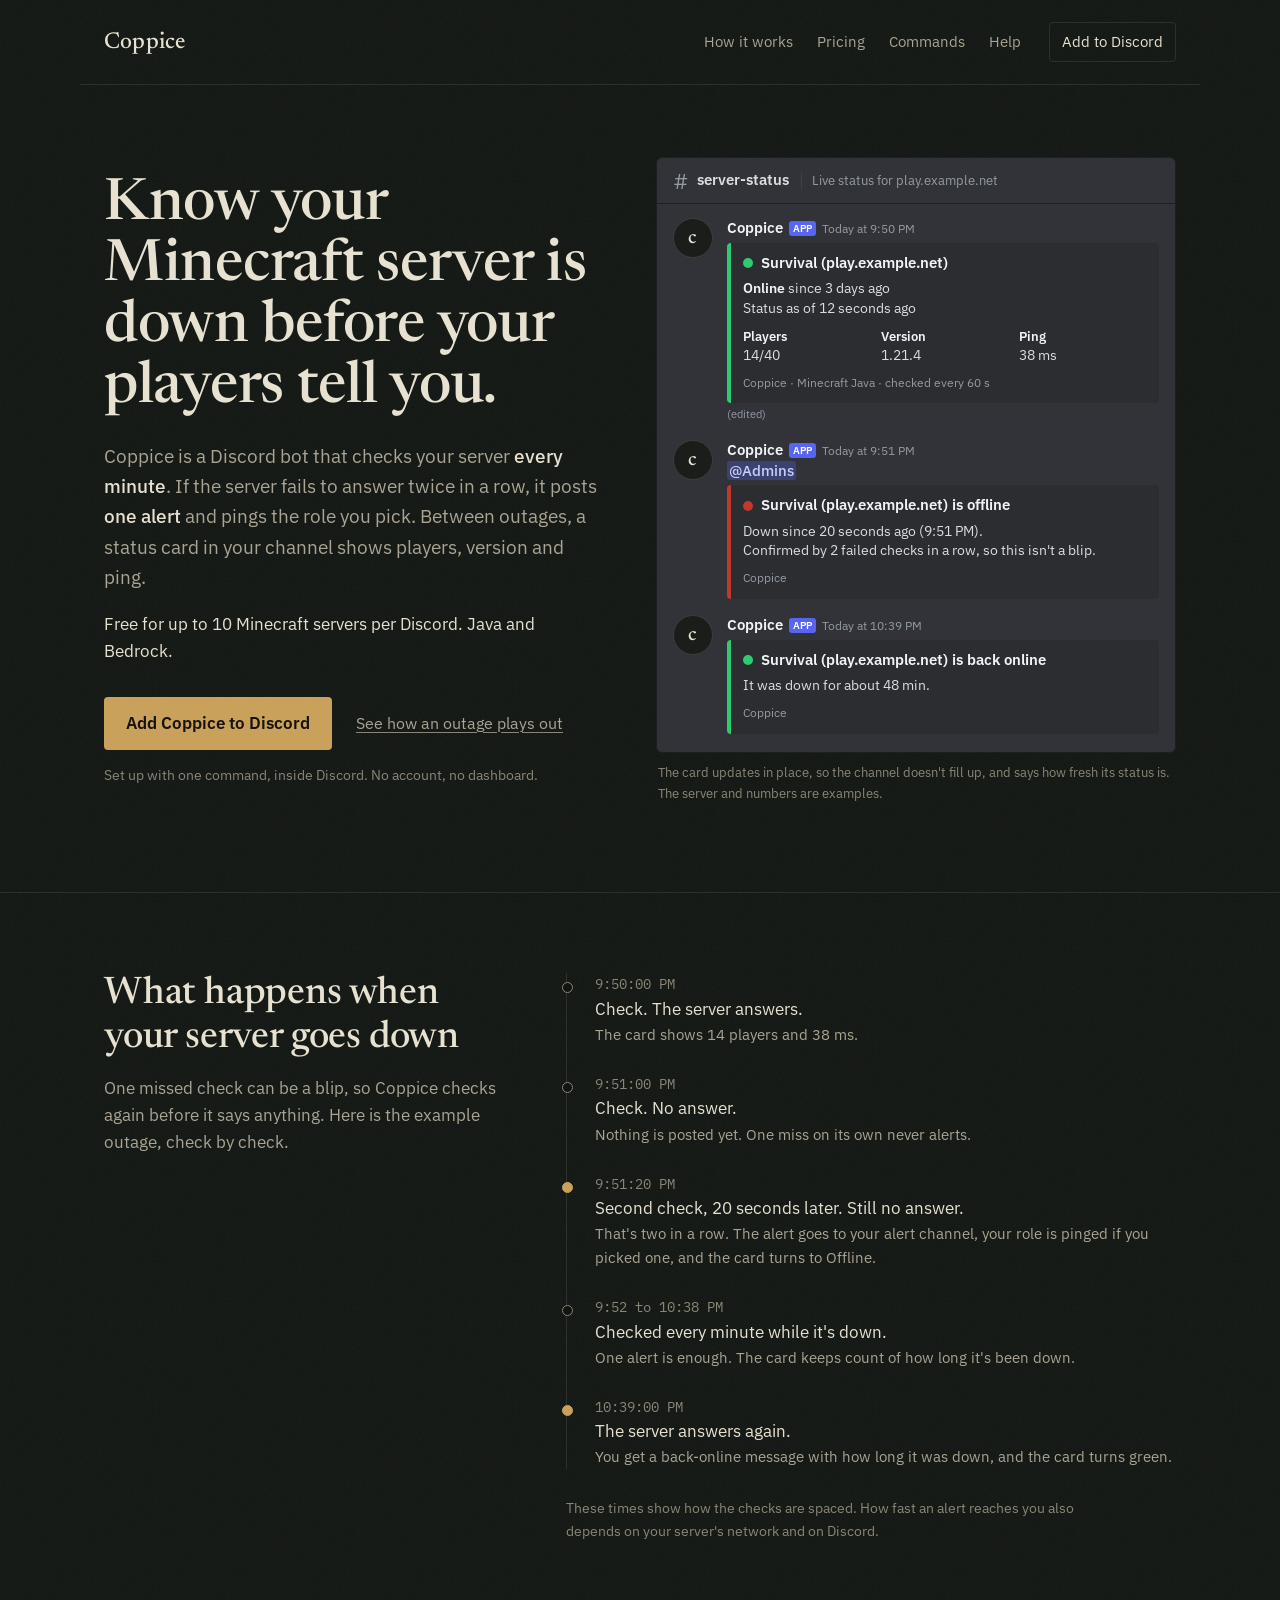
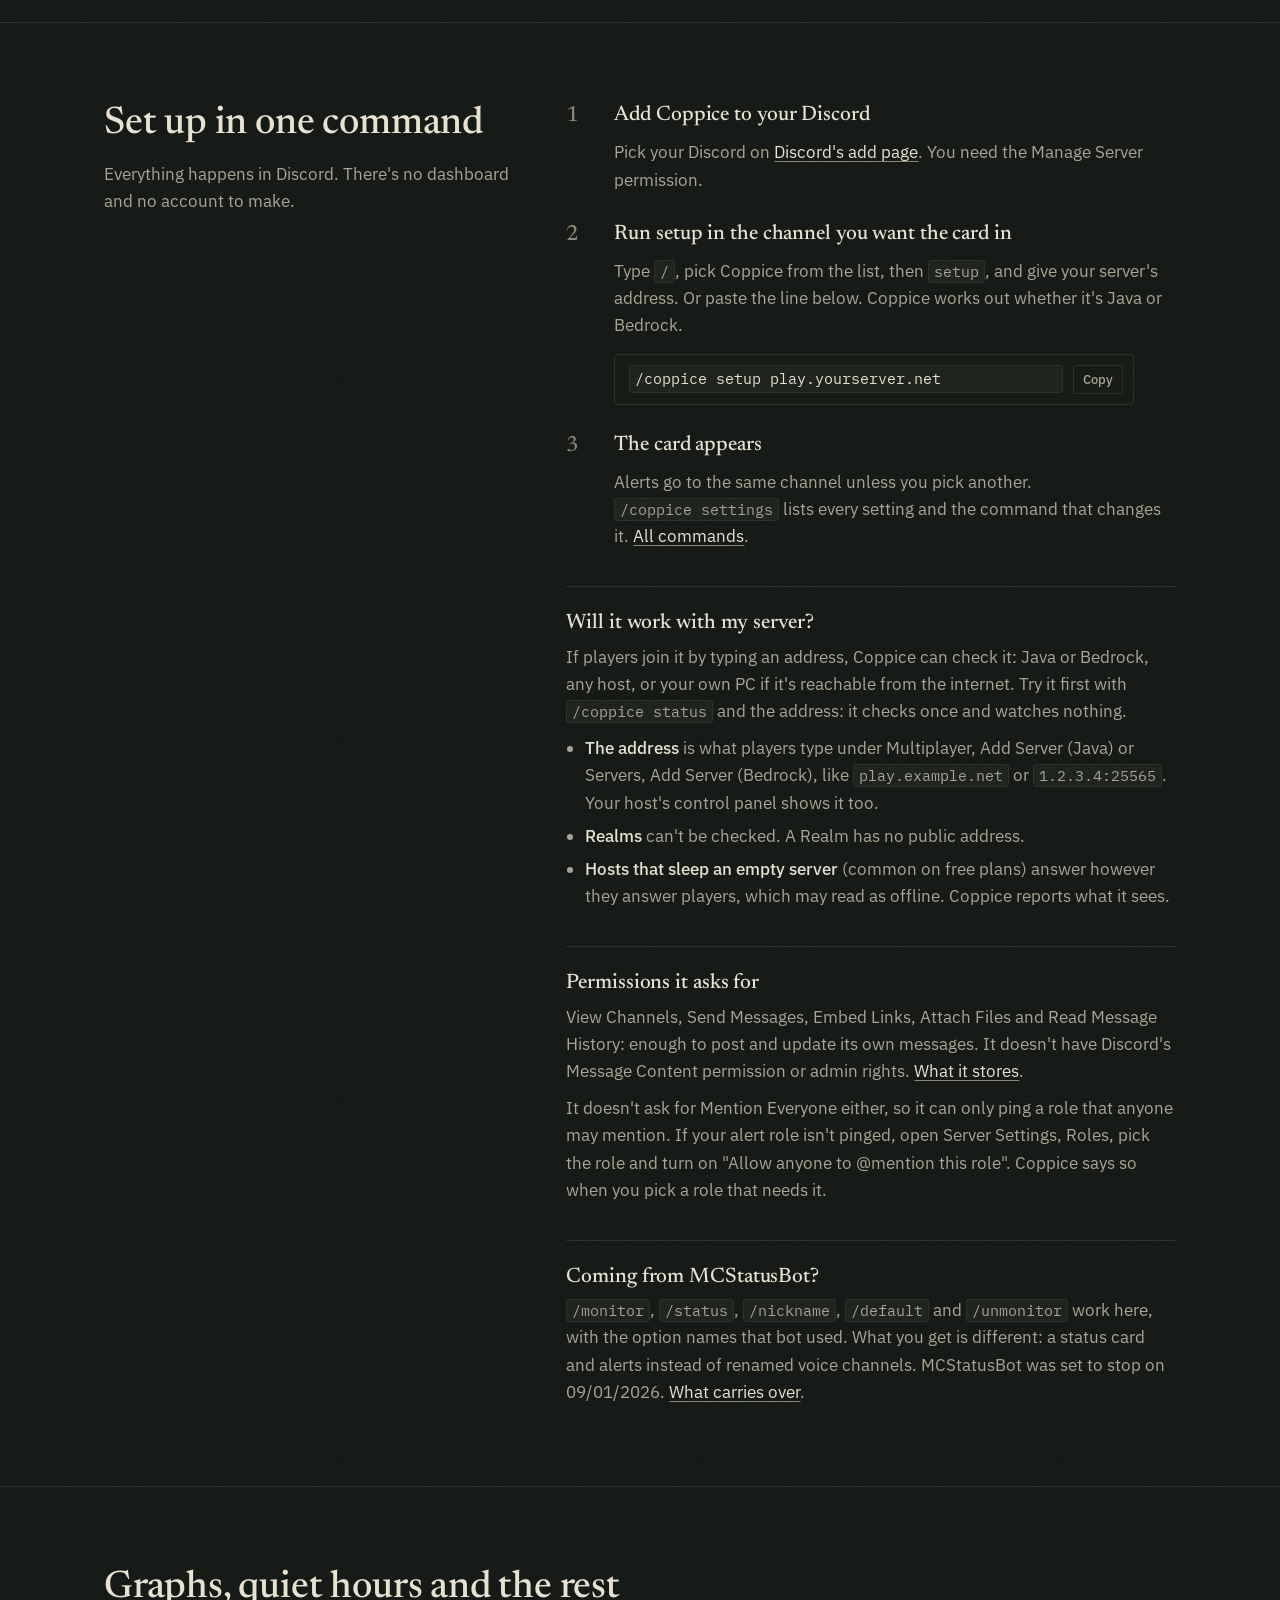
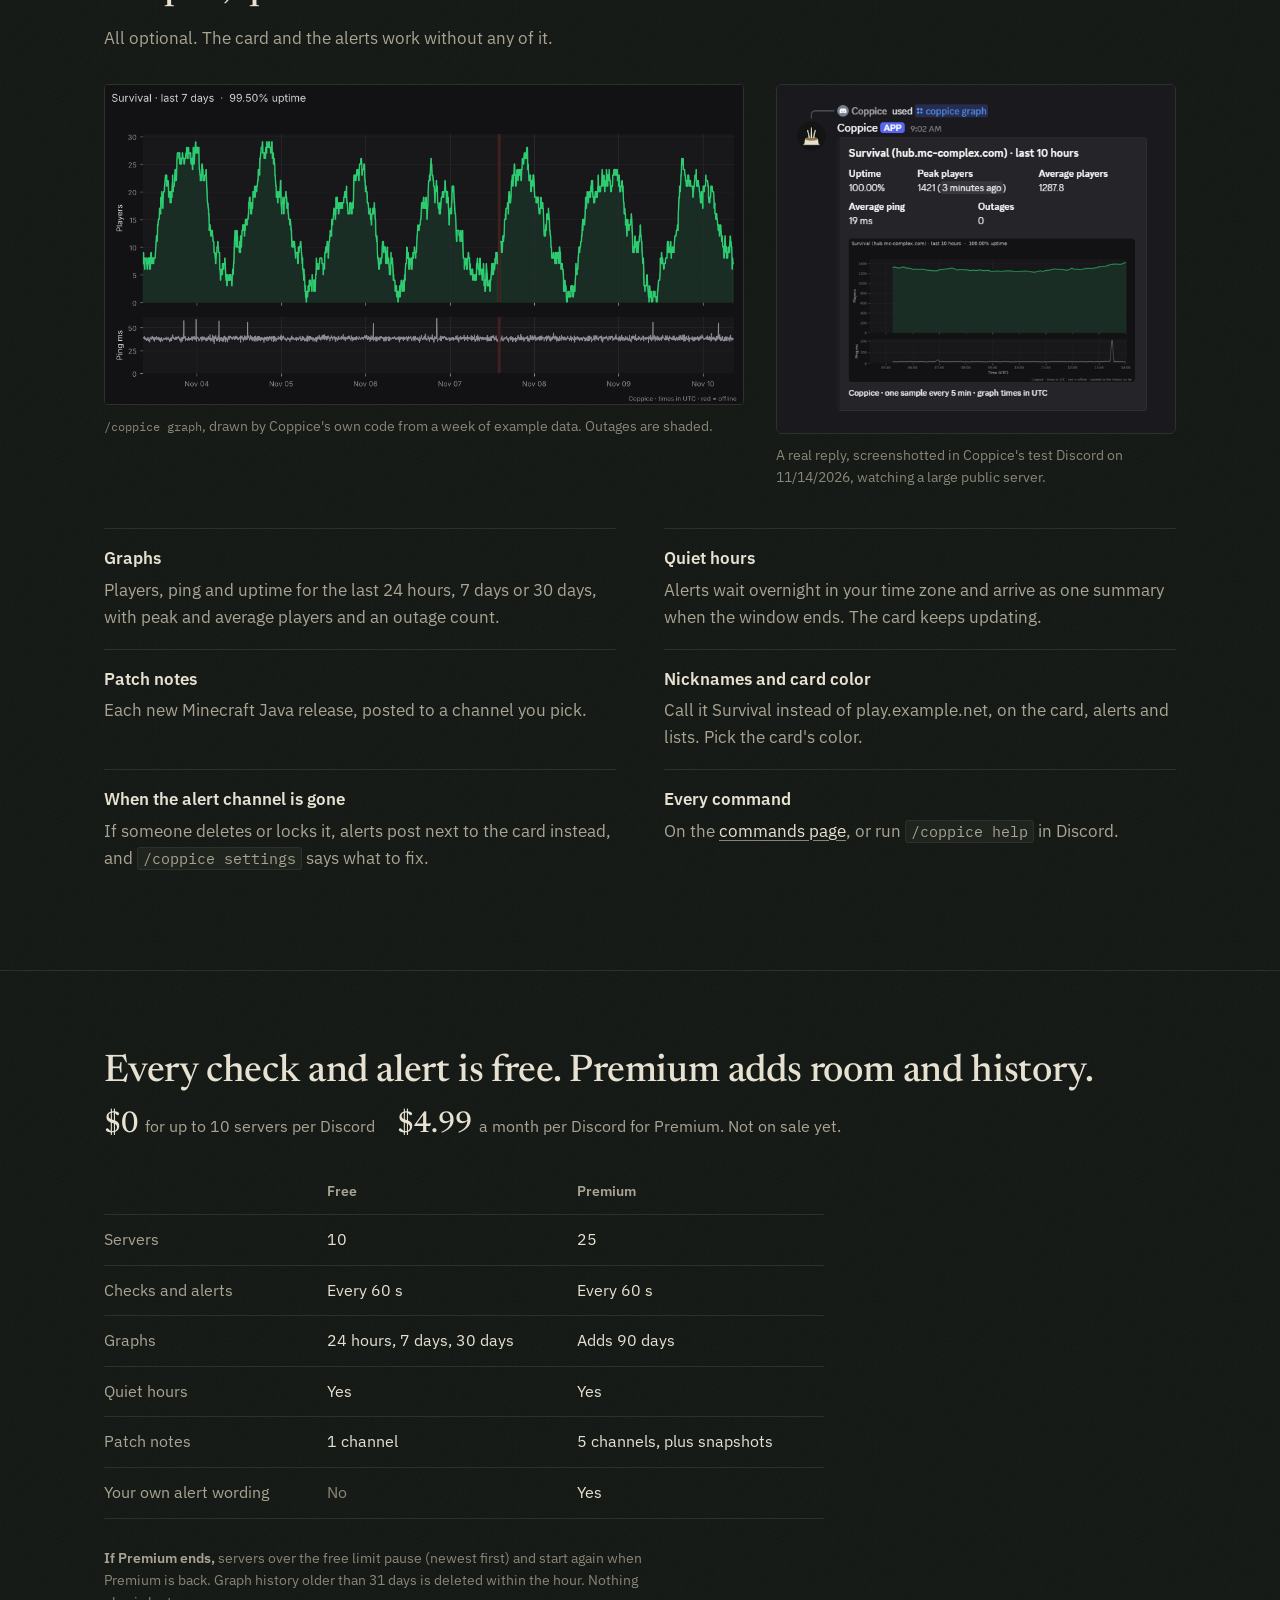
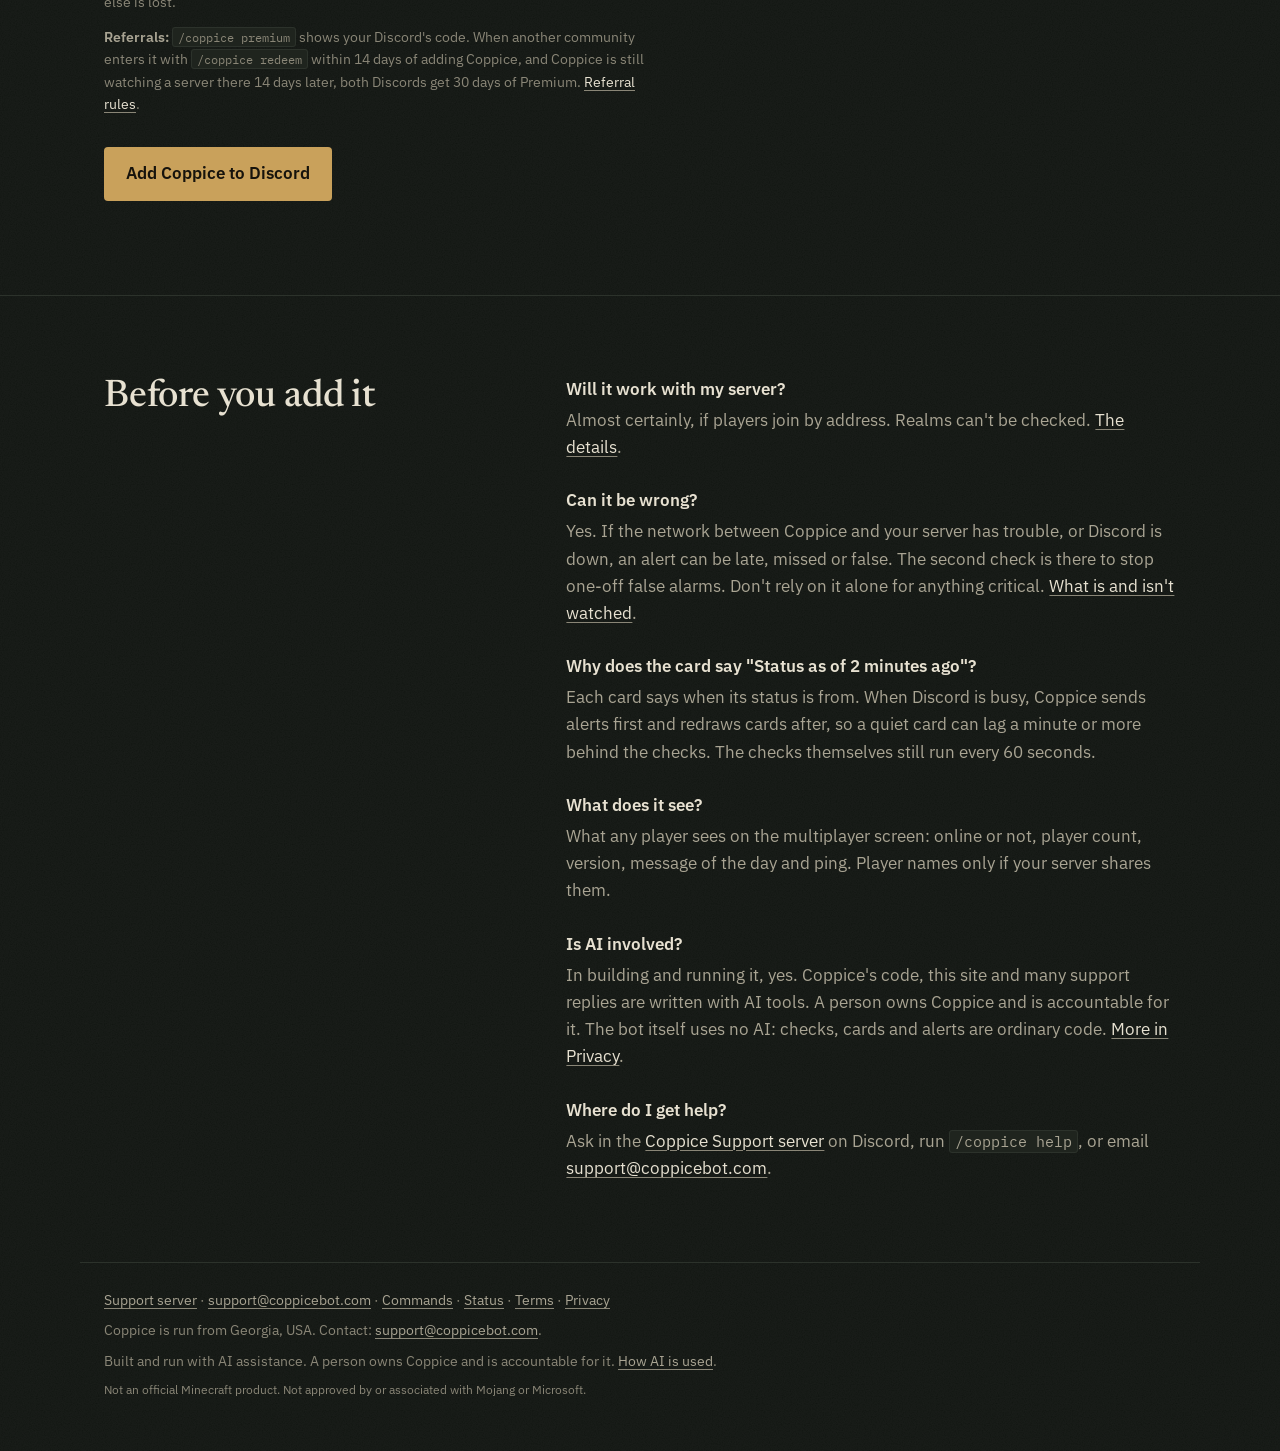
<file: index.html>
<!doctype html>
<html lang="en">
<head>
<meta charset="utf-8">
<meta name="viewport" content="width=device-width, initial-scale=1">
<title>Coppice: Minecraft server alerts for Discord</title>
<meta name="description" content="A Discord bot that checks your Minecraft server every minute and posts one alert when it goes down. Free for up to 10 servers per Discord.">

<meta name="theme-color" content="#111511">
<meta property="og:type" content="website">
<meta property="og:site_name" content="Coppice">
<meta property="og:title" content="Coppice: Minecraft server alerts for Discord">
<meta property="og:description" content="A live status card and one alert when your Minecraft server goes down. Free for up to 10 servers per Discord.">
<meta property="og:url" content="https://coppicebot.com/">
<meta property="og:image" content="https://coppicebot.com/img/coppice-icon-512.png">
<link rel="icon" href="favicon.png" type="image/png">
<link rel="apple-touch-icon" href="img/apple-touch-icon.png">
<link rel="preload" href="fonts/plex-sans-latin.woff2" as="font" type="font/woff2" crossorigin>
<link rel="preload" href="fonts/newsreader-latin.woff2" as="font" type="font/woff2" crossorigin>
<link rel="stylesheet" href="style.css">
</head>
<body>
<header class="top wrap">
  <a class="mark" href="./">Coppice</a>
  <nav aria-label="Sections"><a href="./#outage">How it works</a><a href="./#pricing">Pricing</a><a href="commands/">Commands</a><a href="./#help">Help</a></nav>
  <a class="small-add" href="https://discord.com/oauth2/authorize?client_id=1570571016768589925&permissions=117760&integration_type=0&scope=bot+applications.commands">Add to Discord</a>
</header>
<main>

<section class="hero wrap">
  <div>
    <h1>Know your Minecraft server is down before your players tell you.</h1>
    <p class="lede">Coppice is a Discord bot that checks your server <strong>every minute</strong>.
    If the server fails to answer twice in a row, it posts <strong>one alert</strong> and pings the role
    you pick. Between outages, a status card in your channel shows players, version and ping.</p>

    <p class="offer">Free for up to 10 Minecraft servers per Discord. Java and Bedrock.</p>
    <div class="actions">
      <a class="button" href="https://discord.com/oauth2/authorize?client_id=1570571016768589925&permissions=117760&integration_type=0&scope=bot+applications.commands">Add Coppice to Discord</a>
      <a class="quiet-link" href="#outage">See how an outage plays out</a>
    </div>
    <p class="fineprint">Set up with one command, inside Discord. No account, no dashboard.</p>
  </div>

<figure class="mock" aria-label="Example: what Coppice posts in a Discord channel">
<div class="discord">
  <div class="dc-head"><span class="hash" aria-hidden="true">#</span>server-status<span class="topic">Live status for play.example.net</span></div>
  <div class="dc-body">
    <div class="msg">
      <div class="avatar" aria-hidden="true">c</div>
      <div>
        <div class="who"><span class="name">Coppice</span><span class="app">APP</span><time>Today at 9:50 PM</time></div>
        <div class="embed">
          <div class="e-title"><span class="st" aria-hidden="true"></span>Survival (play.example.net)</div>
          <p class="e-desc"><b>Online</b> since 3 days ago<br>Status as of 12 seconds ago</p>
          <dl class="e-fields">
            <div><dt>Players</dt><dd>14/40</dd></div>
            <div><dt>Version</dt><dd>1.21.4</dd></div>
            <div><dt>Ping</dt><dd>38 ms</dd></div>
          </dl>
          <p class="e-foot">Coppice · Minecraft Java · checked every 60 s</p>

        </div>
        <span class="edited">(edited)</span>
      </div>
    </div>
    <div class="msg">
      <div class="avatar" aria-hidden="true">c</div>
      <div>
        <div class="who"><span class="name">Coppice</span><span class="app">APP</span><time>Today at 9:51 PM</time></div>
        <div><span class="mention">@Admins</span></div>
        <div class="embed offline">
          <div class="e-title"><span class="st" aria-hidden="true"></span>Survival (play.example.net) is offline</div>
          <p class="e-desc">Down since 20 seconds ago (9:51 PM).<br>Confirmed by 2 failed checks in a row, so this isn't a blip.</p>
          <p class="e-foot">Coppice</p>
        </div>
      </div>
    </div>
    <div class="msg">
      <div class="avatar" aria-hidden="true">c</div>
      <div>
        <div class="who"><span class="name">Coppice</span><span class="app">APP</span><time>Today at 10:39 PM</time></div>
        <div class="embed">
          <div class="e-title"><span class="st" aria-hidden="true"></span>Survival (play.example.net) is back online</div>
          <p class="e-desc">It was down for about 48 min.</p>
          <p class="e-foot">Coppice</p>
        </div>
      </div>
    </div>
  </div>
</div>
<figcaption class="mock-note">The card updates in place, so the channel doesn't fill up, and says how fresh its status is. The server and numbers are examples.</figcaption>
</figure>

</section>

<section class="band" id="outage" aria-labelledby="outage-h">
  <div class="wrap split">
    <div>
      <h2 id="outage-h">What happens when your server goes down</h2>
      <p class="section-lede">One missed check can be a blip, so Coppice checks again before it says
      anything. Here is the example outage, check by check.</p>
    </div>
    <div>
      <ol class="timeline">
        <li><span class="t">9:50:00 PM</span><span class="what">Check. The server answers.</span><span class="why">The card shows 14 players and 38 ms.</span></li>
        <li><span class="t">9:51:00 PM</span><span class="what">Check. No answer.</span><span class="why">Nothing is posted yet. One miss on its own never alerts.</span></li>
        <li class="key"><span class="t">9:51:20 PM</span><span class="what">Second check, 20 seconds later. Still no answer.</span><span class="why">That's two in a row. The alert goes to your alert channel, your role is pinged if you picked one, and the card turns to Offline.</span></li>
        <li><span class="t">9:52 to 10:38 PM</span><span class="what">Checked every minute while it's down.</span><span class="why">One alert is enough. The card keeps count of how long it's been down.</span></li>
        <li class="key"><span class="t">10:39:00 PM</span><span class="what">The server answers again.</span><span class="why">You get a back-online message with how long it was down, and the card turns green.</span></li>
      </ol>
      <p class="note">These times show how the checks are spaced. How fast an alert reaches you also
      depends on your server's network and on Discord.</p>

    </div>
  </div>
</section>

<section class="band" id="setup" aria-labelledby="setup-h">
  <div class="wrap split">
    <div>
      <h2 id="setup-h">Set up in one command</h2>
      <p class="section-lede">Everything happens in Discord. There's no dashboard and no account to make.</p>
    </div>
    <div>
      <ol class="steps">
        <li><h3>Add Coppice to your Discord</h3><p>Pick your Discord on <a href="https://discord.com/oauth2/authorize?client_id=1570571016768589925&permissions=117760&integration_type=0&scope=bot+applications.commands">Discord's add page</a>. You need the Manage Server permission.</p></li>
        <li><h3>Run setup in the channel you want the card in</h3>
          <p>Type <code>/</code>, pick Coppice from the list, then <code>setup</code>, and give your server's address.
          Or paste the line below. Coppice works out whether it's Java or Bedrock.</p>
          <div class="cmd"><code id="cmd">/coppice setup play.yourserver.net</code><button type="button" data-copy="cmd">Copy</button></div></li>
        <li><h3>The card appears</h3><p>Alerts go to the same channel unless you pick another.
          <code>/coppice settings</code> lists every setting and the command that changes it.
          <a href="commands/">All commands</a>.</p></li>
      </ol>
      <div class="perm" id="works">
        <h3>Will it work with my server?</h3>
        <p>If players join it by typing an address, Coppice can check it: Java or Bedrock, any host,
        or your own PC if it's reachable from the internet. Try it first with
        <code>/coppice status</code> and the address: it checks once and watches nothing.</p>
        <ul class="plain">
          <li><strong>The address</strong> is what players type under Multiplayer, Add Server (Java) or Servers, Add Server (Bedrock), like <code>play.example.net</code> or <code>1.2.3.4:25565</code>. Your host's control panel shows it too.</li>
          <li><strong>Realms</strong> can't be checked. A Realm has no public address.</li>
          <li><strong>Hosts that sleep an empty server</strong> (common on free plans) answer however they answer players, which may read as offline. Coppice reports what it sees.</li>
        </ul>
      </div>
      <div class="perm">
        <h3>Permissions it asks for</h3>
        <p>View Channels, Send Messages, Embed Links, Attach Files and Read Message History: enough to
        post and update its own messages. It doesn't have Discord's Message Content permission or admin
        rights. <a href="privacy/">What it stores</a>.</p>
        <p>It doesn't ask for Mention Everyone either, so it can only ping a role that anyone may mention.
        If your alert role isn't pinged, open Server Settings, Roles, pick the role and turn on
        "Allow anyone to @mention this role". Coppice says so when you pick a role that needs it.</p>
      </div>
      <div class="perm">
        <h3>Coming from MCStatusBot?</h3>
        <p><code>/monitor</code>, <code>/status</code>, <code>/nickname</code>, <code>/default</code> and
        <code>/unmonitor</code> work here, with the option names that bot used. What you get is different:
        a status card and alerts instead of renamed voice channels. MCStatusBot was set to stop on
        09/01/2026. <a href="commands/#carry-over">What carries over</a>.</p>
      </div>
    </div>
  </div>
</section>

<section class="band" id="more" aria-labelledby="more-h">
  <div class="wrap">
    <h2 id="more-h">Graphs, quiet hours and the rest</h2>
    <p class="section-lede">All optional. The card and the alerts work without any of it.</p>
    <div class="figs">
      <figure class="figure">
        <img src="img/graph-7d.png" width="1100" height="550" loading="lazy"
          alt="A Coppice graph of one week: players rise and fall each day, ping stays near 38 ms, and one 48-minute outage is shaded red. 99.50 percent uptime.">
        <figcaption><code>/coppice graph</code>, drawn by Coppice's own code from a week of example data. Outages are shaded.</figcaption>
      </figure>
      <figure class="figure shot">
        <img src="img/real-graph-2026-11-14.png" width="555" height="485" loading="lazy"
          alt="A screenshot from Discord: Coppice's reply to /coppice graph for a public server over 10 hours, 100 percent uptime, peak 1,421 players, average ping 19 ms.">
        <figcaption>A real reply, screenshotted in Coppice's test Discord on 11/14/2026, watching a large public server.</figcaption>
      </figure>
    </div>
    <dl class="facts">
      <div><dt>Graphs</dt><dd>Players, ping and uptime for the last 24 hours, 7 days or 30 days, with peak and average players and an outage count.</dd></div>
      <div><dt>Quiet hours</dt><dd>Alerts wait overnight in your time zone and arrive as one summary when the window ends. The card keeps updating.</dd></div>
      <div><dt>Patch notes</dt><dd>Each new Minecraft Java release, posted to a channel you pick.</dd></div>
      <div><dt>Nicknames and card color</dt><dd>Call it Survival instead of play.example.net, on the card, alerts and lists. Pick the card's color.</dd></div>
      <div><dt>When the alert channel is gone</dt><dd>If someone deletes or locks it, alerts post next to the card instead, and <code>/coppice settings</code> says what to fix.</dd></div>
      <div><dt>Every command</dt><dd>On the <a href="commands/">commands page</a>, or run <code>/coppice help</code> in Discord.</dd></div>
    </dl>
  </div>
</section>

<section class="band" id="pricing" aria-labelledby="pricing-h">
  <div class="wrap">
    <h2 id="pricing-h">Every check and alert is free. Premium adds room and history.</h2>
    <div class="price-head">
      <p class="price">$0 <span>for up to 10 servers per Discord</span></p>
      <p class="price">$4.99 <span>a month per Discord for Premium. Not on sale yet.</span></p>
    </div>
    <table class="plans">
      <thead><tr><th scope="col"><span class="visually-hidden">Feature</span></th><th scope="col">Free</th><th scope="col">Premium</th></tr></thead>
      <tbody>
        <tr><th scope="row">Servers</th><td>10</td><td>25</td></tr>
        <tr><th scope="row">Checks and alerts</th><td>Every 60 s</td><td>Every 60 s</td></tr>

        <tr><th scope="row">Graphs</th><td>24 hours, 7 days, 30 days</td><td>Adds 90 days</td></tr>
        <tr><th scope="row">Quiet hours</th><td>Yes</td><td>Yes</td></tr>
        <tr><th scope="row">Patch notes</th><td>1 channel</td><td>5 channels, plus snapshots</td></tr>
        <tr><th scope="row">Your own alert wording</th><td class="no">No</td><td>Yes</td></tr>
      </tbody>
    </table>
    <p class="note"><strong>If Premium ends,</strong> servers over the free limit pause (newest first) and
    start again when Premium is back. Graph history older than 31 days is deleted within the hour.
    Nothing else is lost.</p>
    <p class="note"><strong>Referrals:</strong> <code>/coppice premium</code> shows your Discord's code. When
    another community enters it with <code>/coppice redeem</code> within 14 days of adding Coppice, and Coppice is still
    watching a server there 14 days later, both Discords get 30 days of Premium.
    <a href="terms/#referrals">Referral rules</a>.</p>
    <div class="actions"><a class="button" href="https://discord.com/oauth2/authorize?client_id=1570571016768589925&permissions=117760&integration_type=0&scope=bot+applications.commands">Add Coppice to Discord</a></div>
  </div>
</section>

<section class="band" id="help" aria-labelledby="help-h">
  <div class="wrap split">
    <div><h2 id="help-h">Before you add it</h2></div>
    <dl class="qa">
      <div><dt>Will it work with my server?</dt><dd>Almost certainly, if players join by address. Realms can't be checked.
        <a href="#works">The details</a>.</dd></div>
      <div><dt>Can it be wrong?</dt><dd>Yes. If the network between Coppice and your server has trouble, or Discord is down,
        an alert can be late, missed or false. The second check is there to stop one-off false alarms. Don't rely on it alone for anything critical.
        <a href="status/">What is and isn't watched</a>.</dd></div>
      <div><dt>Why does the card say "Status as of 2 minutes ago"?</dt><dd>Each card says when its status is from.
        When Discord is busy, Coppice sends alerts first and redraws cards after, so a quiet card can lag a minute
        or more behind the checks. The checks themselves still run every 60 seconds.</dd></div>

      <div><dt>What does it see?</dt><dd>What any player sees on the multiplayer screen: online or not, player count, version,
        message of the day and ping. Player names only if your server shares them.</dd></div>
      <div><dt>Is AI involved?</dt><dd>In building and running it, yes. Coppice's code, this site and many support replies
        are written with AI tools. A person owns Coppice and is accountable for it. The bot itself
        uses no AI: checks, cards and alerts are ordinary code. <a href="privacy/#ai">More in Privacy</a>.</dd></div>
      <div><dt>Where do I get help?</dt><dd>Ask in the <a href="https://discord.gg/HShS7neASg">Coppice Support server</a> on Discord, run <code>/coppice help</code>, or email <a href="mailto:support@coppicebot.com">support@coppicebot.com</a>.</dd></div>
    </dl>
  </div>
</section>

</main>
<footer class="wrap">
  <p><a href="https://discord.gg/HShS7neASg">Support server</a> · <a href="mailto:support@coppicebot.com">support@coppicebot.com</a> · <a href="commands/">Commands</a> · <a href="status/">Status</a> · <a href="terms/">Terms</a> · <a href="privacy/">Privacy</a></p>

  <p>Coppice is run from Georgia, USA. Contact: <a href="mailto:support@coppicebot.com">support@coppicebot.com</a>.</p>
  <p>Built and run with AI assistance. A person owns Coppice and is accountable for it. <a href="privacy/#ai">How AI is used</a>.</p>
  <p class="fine">Not an official Minecraft product. Not approved by or associated with Mojang or Microsoft.</p>
</footer>
<script>
for (const b of document.querySelectorAll("[data-copy]")) {
  b.addEventListener("click", async () => {
    try { await navigator.clipboard.writeText(document.getElementById(b.dataset.copy).textContent); b.textContent = "Copied"; }
    catch (e) { b.textContent = "Select and copy"; }
    setTimeout(() => { b.textContent = "Copy"; }, 2000);
  });
}
</script>
</body>
</html>
</file>
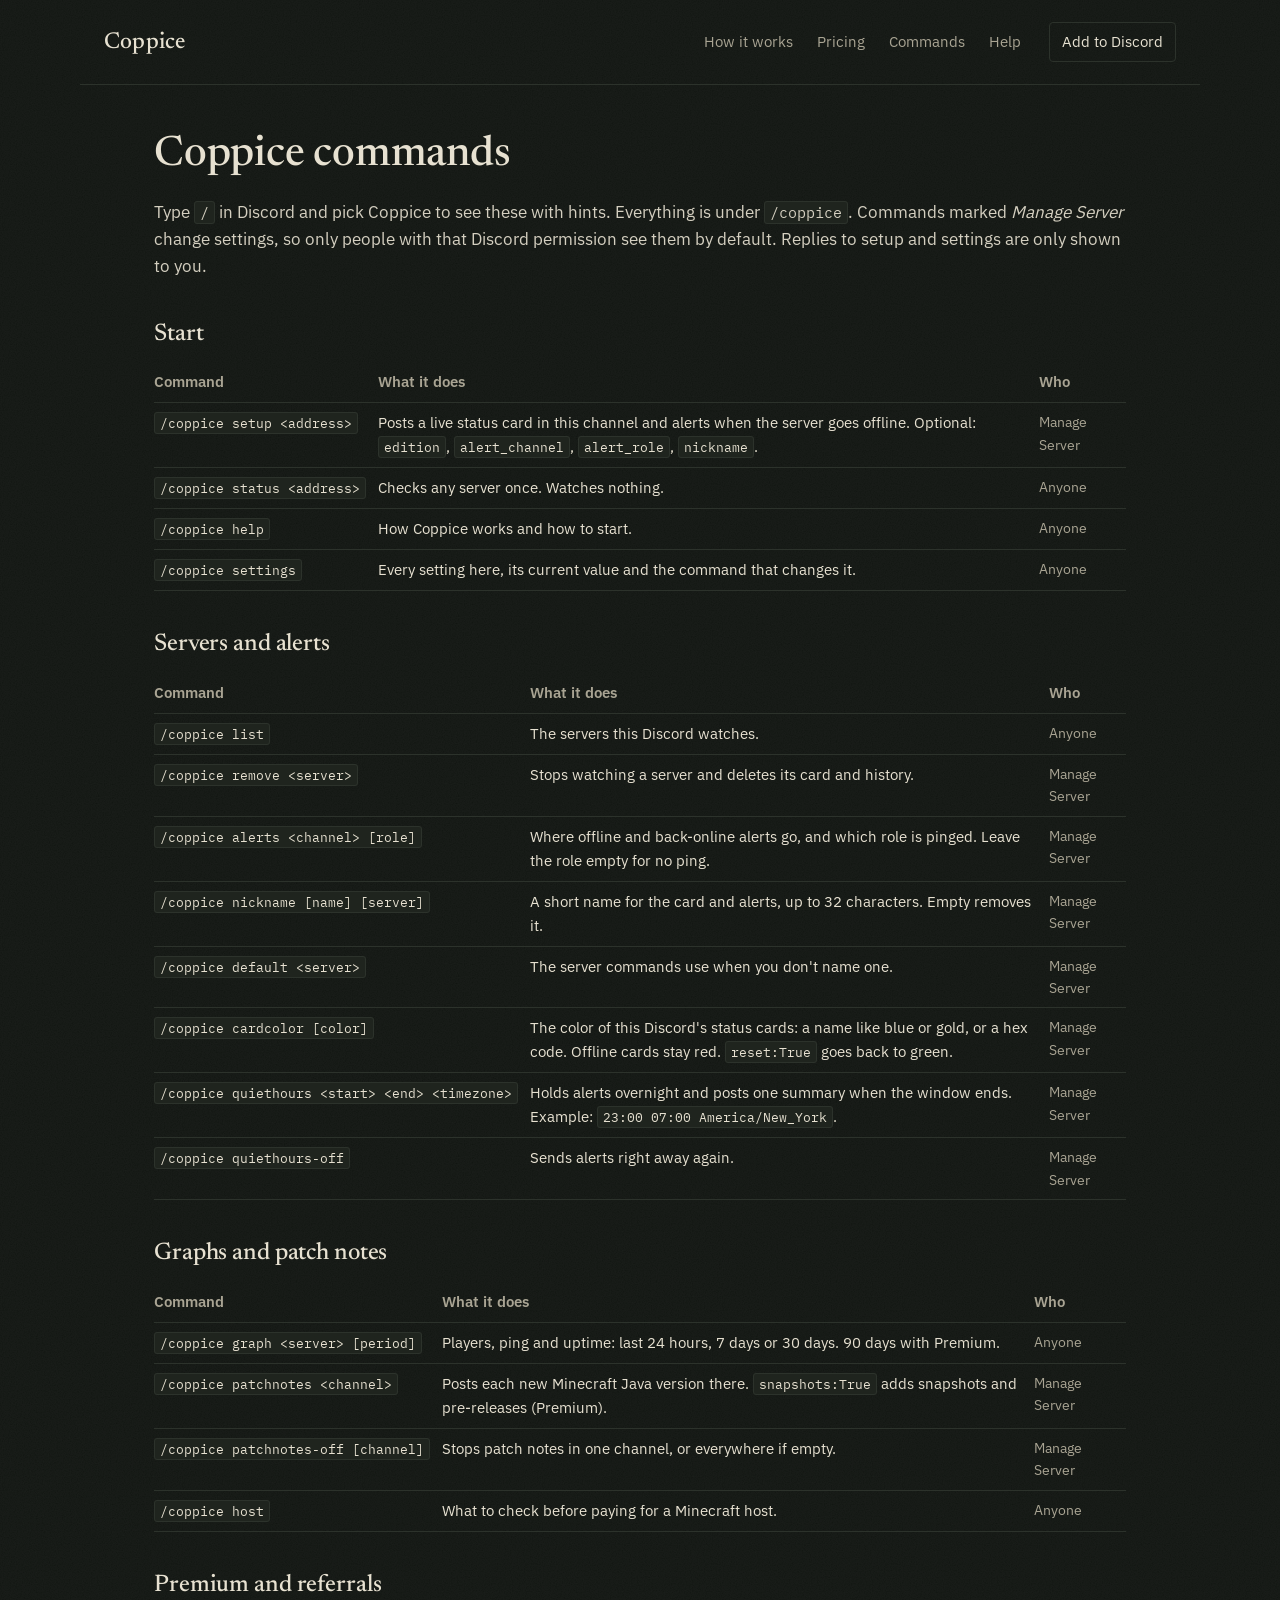
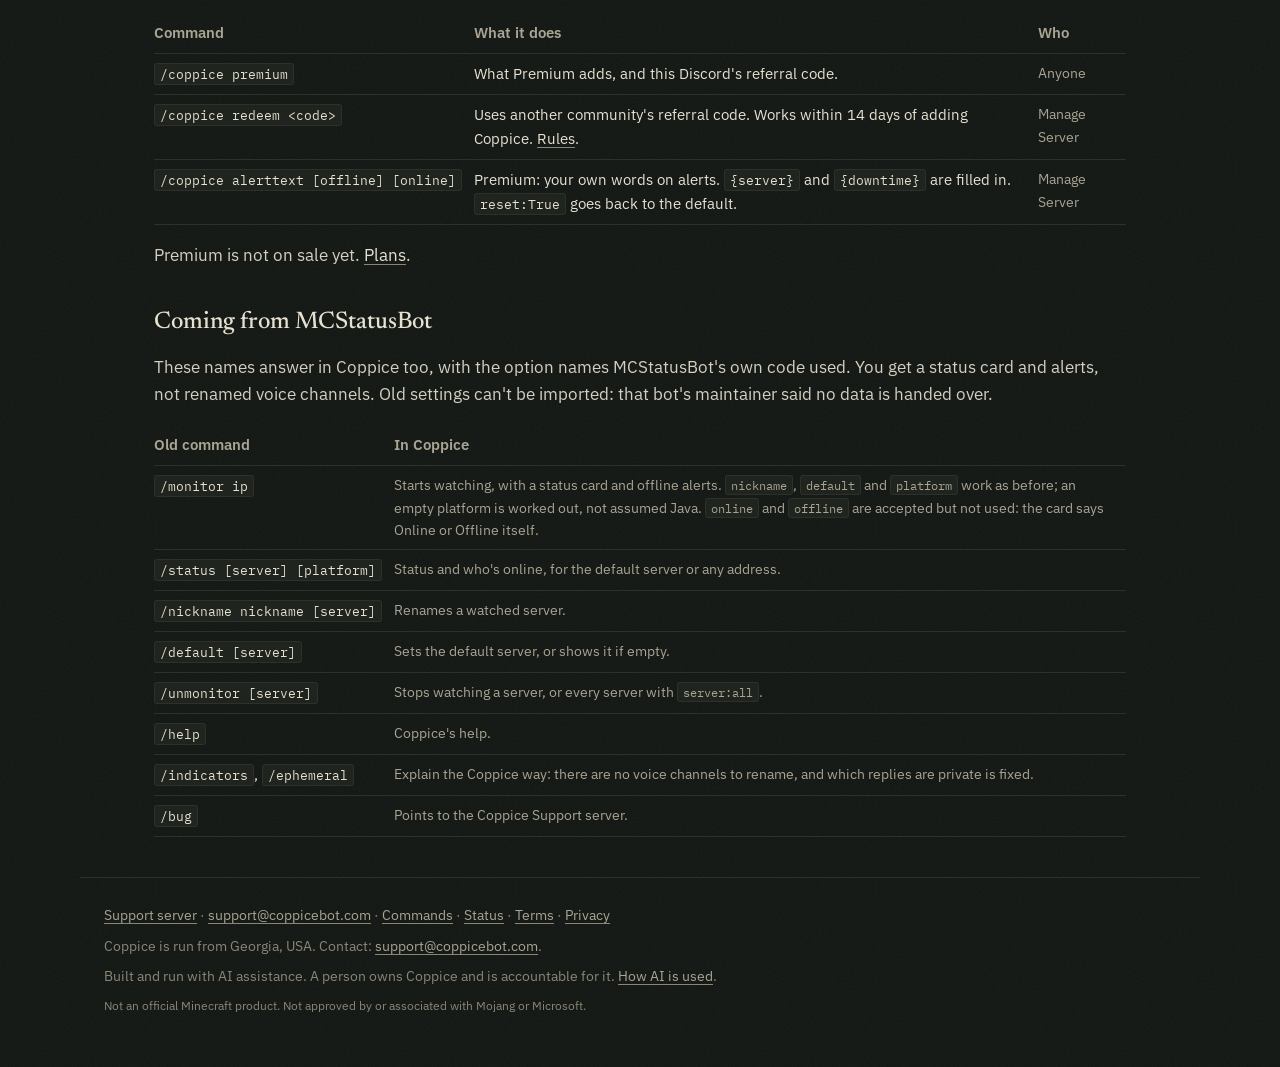
<file: commands/index.html>
<!doctype html>
<html lang="en">
<head>
<meta charset="utf-8">
<meta name="viewport" content="width=device-width, initial-scale=1">
<title>Coppice commands</title>
<meta name="description" content="Every Coppice command: setup, alerts, graphs, quiet hours, patch notes, and the old MCStatusBot command names that still work.">
<meta name="theme-color" content="#111511">
<link rel="icon" href="../favicon.png" type="image/png">
<link rel="preload" href="../fonts/plex-sans-latin.woff2" as="font" type="font/woff2" crossorigin>
<link rel="preload" href="../fonts/newsreader-latin.woff2" as="font" type="font/woff2" crossorigin>
<link rel="stylesheet" href="../style.css">
</head>
<body>
<header class="top wrap">
  <a class="mark" href="../">Coppice</a>
  <nav aria-label="Sections"><a href="../#outage">How it works</a><a href="../#pricing">Pricing</a><a href="./">Commands</a><a href="../#help">Help</a></nav>
  <a class="small-add" href="https://discord.com/oauth2/authorize?client_id=1570571016768589925&permissions=117760&integration_type=0&scope=bot+applications.commands">Add to Discord</a>
</header>
<main>
<article class="legal wide wrap">
<h1>Coppice commands</h1>
<p>Type <code>/</code> in Discord and pick Coppice to see these with hints. Everything
is under <code>/coppice</code>. Commands marked <em>Manage Server</em> change settings, so
only people with that Discord permission see them by default. Replies to setup and settings
are only shown to you.</p>

<h2>Start</h2>
<table class="cmds">
<thead><tr><th>Command</th><th>What it does</th><th>Who</th></tr></thead>
<tbody>
<tr><td><code>/coppice setup &lt;address&gt;</code></td><td>Posts a live status card in this channel and alerts when the server goes offline. Optional: <code>edition</code>, <code>alert_channel</code>, <code>alert_role</code>, <code>nickname</code>.</td><td>Manage Server</td></tr>
<tr><td><code>/coppice status &lt;address&gt;</code></td><td>Checks any server once. Watches nothing.</td><td>Anyone</td></tr>
<tr><td><code>/coppice help</code></td><td>How Coppice works and how to start.</td><td>Anyone</td></tr>
<tr><td><code>/coppice settings</code></td><td>Every setting here, its current value and the command that changes it.</td><td>Anyone</td></tr>
</tbody>
</table>

<h2>Servers and alerts</h2>
<table class="cmds">
<thead><tr><th>Command</th><th>What it does</th><th>Who</th></tr></thead>
<tbody>
<tr><td><code>/coppice list</code></td><td>The servers this Discord watches.</td><td>Anyone</td></tr>
<tr><td><code>/coppice remove &lt;server&gt;</code></td><td>Stops watching a server and deletes its card and history.</td><td>Manage Server</td></tr>
<tr><td><code>/coppice alerts &lt;channel&gt; [role]</code></td><td>Where offline and back-online alerts go, and which role is pinged. Leave the role empty for no ping.</td><td>Manage Server</td></tr>
<tr><td><code>/coppice nickname [name] [server]</code></td><td>A short name for the card and alerts, up to 32 characters. Empty removes it.</td><td>Manage Server</td></tr>
<tr><td><code>/coppice default &lt;server&gt;</code></td><td>The server commands use when you don't name one.</td><td>Manage Server</td></tr>
<tr><td><code>/coppice cardcolor [color]</code></td><td>The color of this Discord's status cards: a name like blue or gold, or a hex code. Offline cards stay red. <code>reset:True</code> goes back to green.</td><td>Manage Server</td></tr>
<tr><td><code>/coppice quiethours &lt;start&gt; &lt;end&gt; &lt;timezone&gt;</code></td><td>Holds alerts overnight and posts one summary when the window ends. Example: <code>23:00 07:00 America/New_York</code>.</td><td>Manage Server</td></tr>
<tr><td><code>/coppice quiethours-off</code></td><td>Sends alerts right away again.</td><td>Manage Server</td></tr>
</tbody>
</table>

<h2>Graphs and patch notes</h2>
<table class="cmds">
<thead><tr><th>Command</th><th>What it does</th><th>Who</th></tr></thead>
<tbody>
<tr><td><code>/coppice graph &lt;server&gt; [period]</code></td><td>Players, ping and uptime: last 24 hours, 7 days or 30 days. 90 days with Premium.</td><td>Anyone</td></tr>
<tr><td><code>/coppice patchnotes &lt;channel&gt;</code></td><td>Posts each new Minecraft Java version there. <code>snapshots:True</code> adds snapshots and pre-releases (Premium).</td><td>Manage Server</td></tr>
<tr><td><code>/coppice patchnotes-off [channel]</code></td><td>Stops patch notes in one channel, or everywhere if empty.</td><td>Manage Server</td></tr>
<tr><td><code>/coppice host</code></td><td>What to check before paying for a Minecraft host.</td><td>Anyone</td></tr>
</tbody>
</table>

<h2>Premium and referrals</h2>
<table class="cmds">
<thead><tr><th>Command</th><th>What it does</th><th>Who</th></tr></thead>
<tbody>
<tr><td><code>/coppice premium</code></td><td>What Premium adds, and this Discord's referral code.</td><td>Anyone</td></tr>
<tr><td><code>/coppice redeem &lt;code&gt;</code></td><td>Uses another community's referral code. Works within 14 days of adding Coppice. <a href="../terms/#referrals">Rules</a>.</td><td>Manage Server</td></tr>
<tr><td><code>/coppice alerttext [offline] [online]</code></td><td>Premium: your own words on alerts. <code>{server}</code> and <code>{downtime}</code> are filled in. <code>reset:True</code> goes back to the default.</td><td>Manage Server</td></tr>
</tbody>
</table>
<p>Premium is not on sale yet. <a href="../#pricing">Plans</a>.</p>

<h2 id="carry-over">Coming from MCStatusBot</h2>
<p>These names answer in Coppice too, with the option names MCStatusBot's own code
used. You get a status card and alerts, not renamed voice channels. Old settings
can't be imported: that bot's maintainer said no data is handed over.</p>
<table class="cmds">
<thead><tr><th>Old command</th><th>In Coppice</th></tr></thead>
<tbody>
<tr><td><code>/monitor ip</code></td><td>Starts watching, with a status card and offline alerts. <code>nickname</code>, <code>default</code> and <code>platform</code> work as before; an empty platform is worked out, not assumed Java. <code>online</code> and <code>offline</code> are accepted but not used: the card says Online or Offline itself.</td></tr>
<tr><td><code>/status [server] [platform]</code></td><td>Status and who's online, for the default server or any address.</td></tr>
<tr><td><code>/nickname nickname [server]</code></td><td>Renames a watched server.</td></tr>
<tr><td><code>/default [server]</code></td><td>Sets the default server, or shows it if empty.</td></tr>
<tr><td><code>/unmonitor [server]</code></td><td>Stops watching a server, or every server with <code>server:all</code>.</td></tr>
<tr><td><code>/help</code></td><td>Coppice's help.</td></tr>
<tr><td><code>/indicators</code>, <code>/ephemeral</code></td><td>Explain the Coppice way: there are no voice channels to rename, and which replies are private is fixed.</td></tr>
<tr><td><code>/bug</code></td><td>Points to the Coppice Support server.</td></tr>
</tbody>
</table>
</article>
</main>
<footer class="wrap">
  <p><a href="https://discord.gg/HShS7neASg">Support server</a> · <a href="mailto:support@coppicebot.com">support@coppicebot.com</a> · <a href="../commands/">Commands</a> · <a href="../status/">Status</a> · <a href="../terms/">Terms</a> · <a href="../privacy/">Privacy</a></p>

  <p>Coppice is run from Georgia, USA. Contact: <a href="mailto:support@coppicebot.com">support@coppicebot.com</a>.</p>
  <p>Built and run with AI assistance. A person owns Coppice and is accountable for it. <a href="../privacy/#ai">How AI is used</a>.</p>
  <p class="fine">Not an official Minecraft product. Not approved by or associated with Mojang or Microsoft.</p>
</footer>
</body>
</html>
</file>
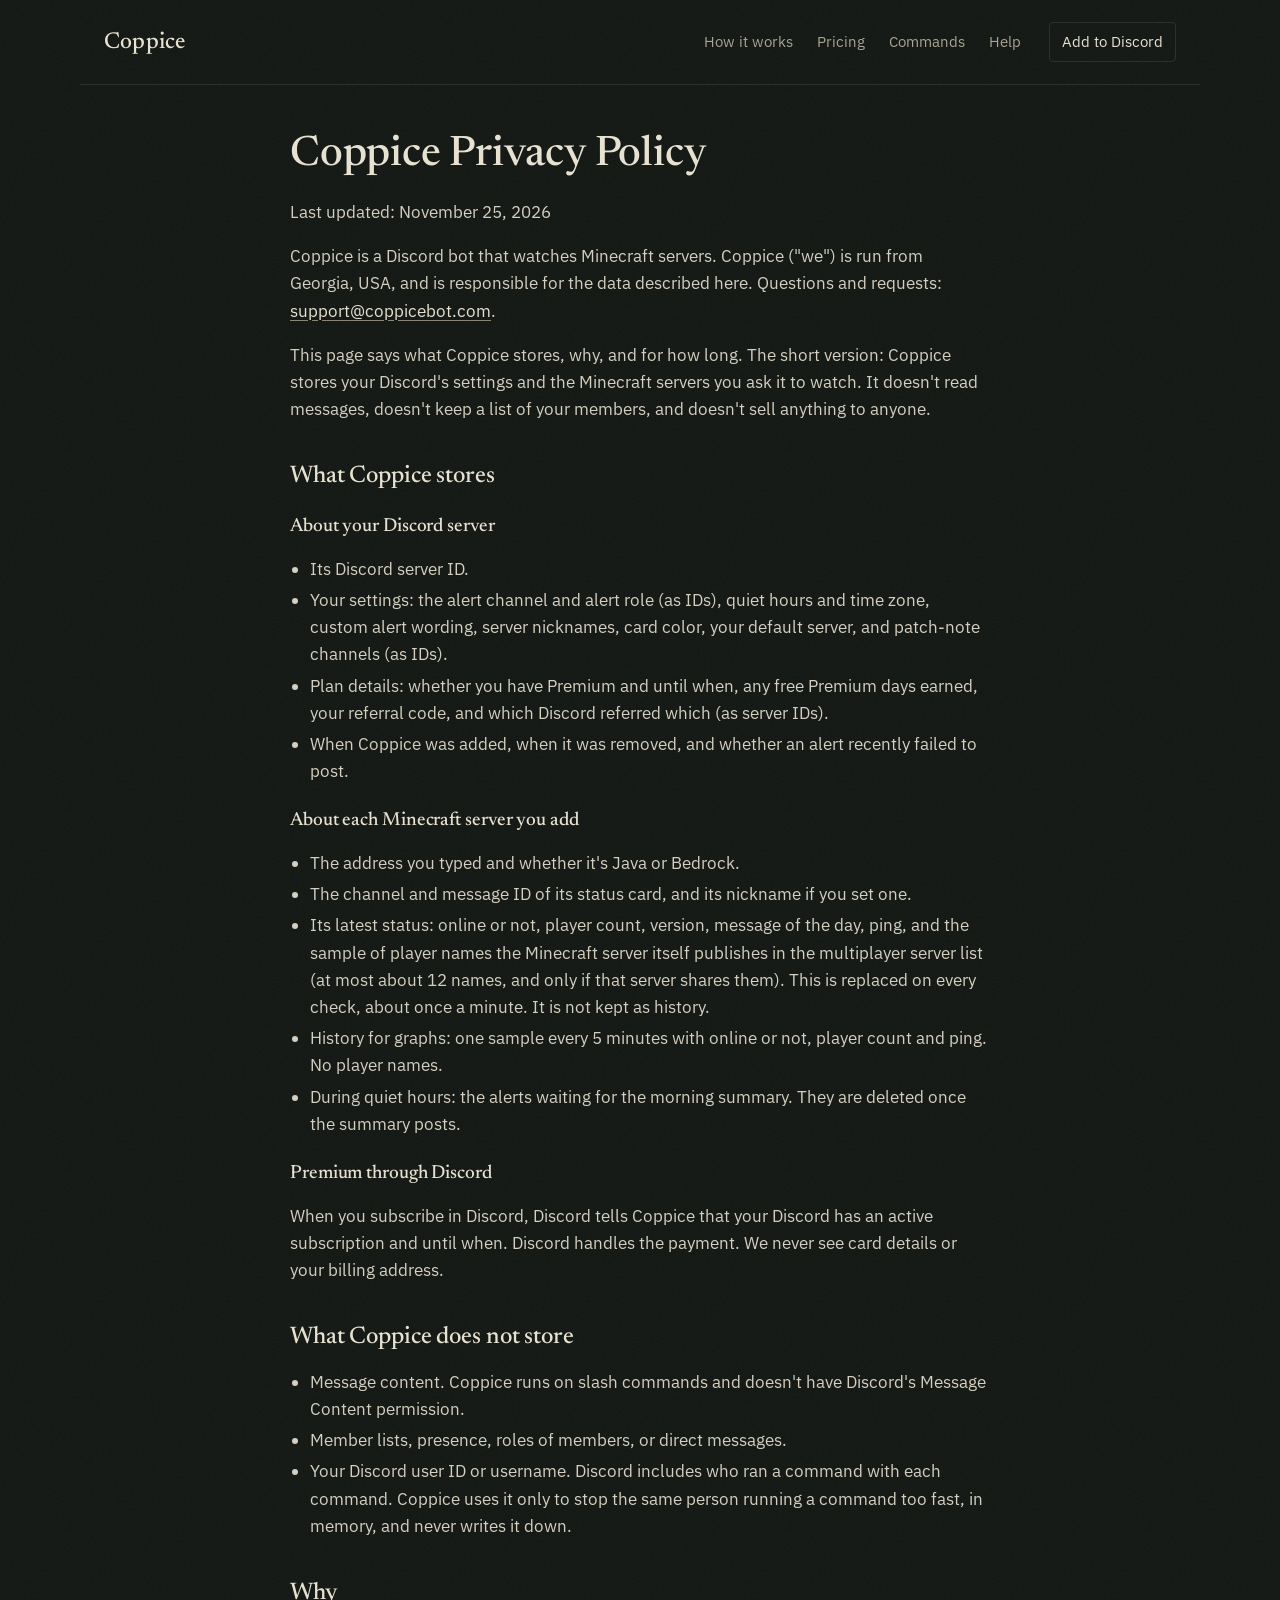
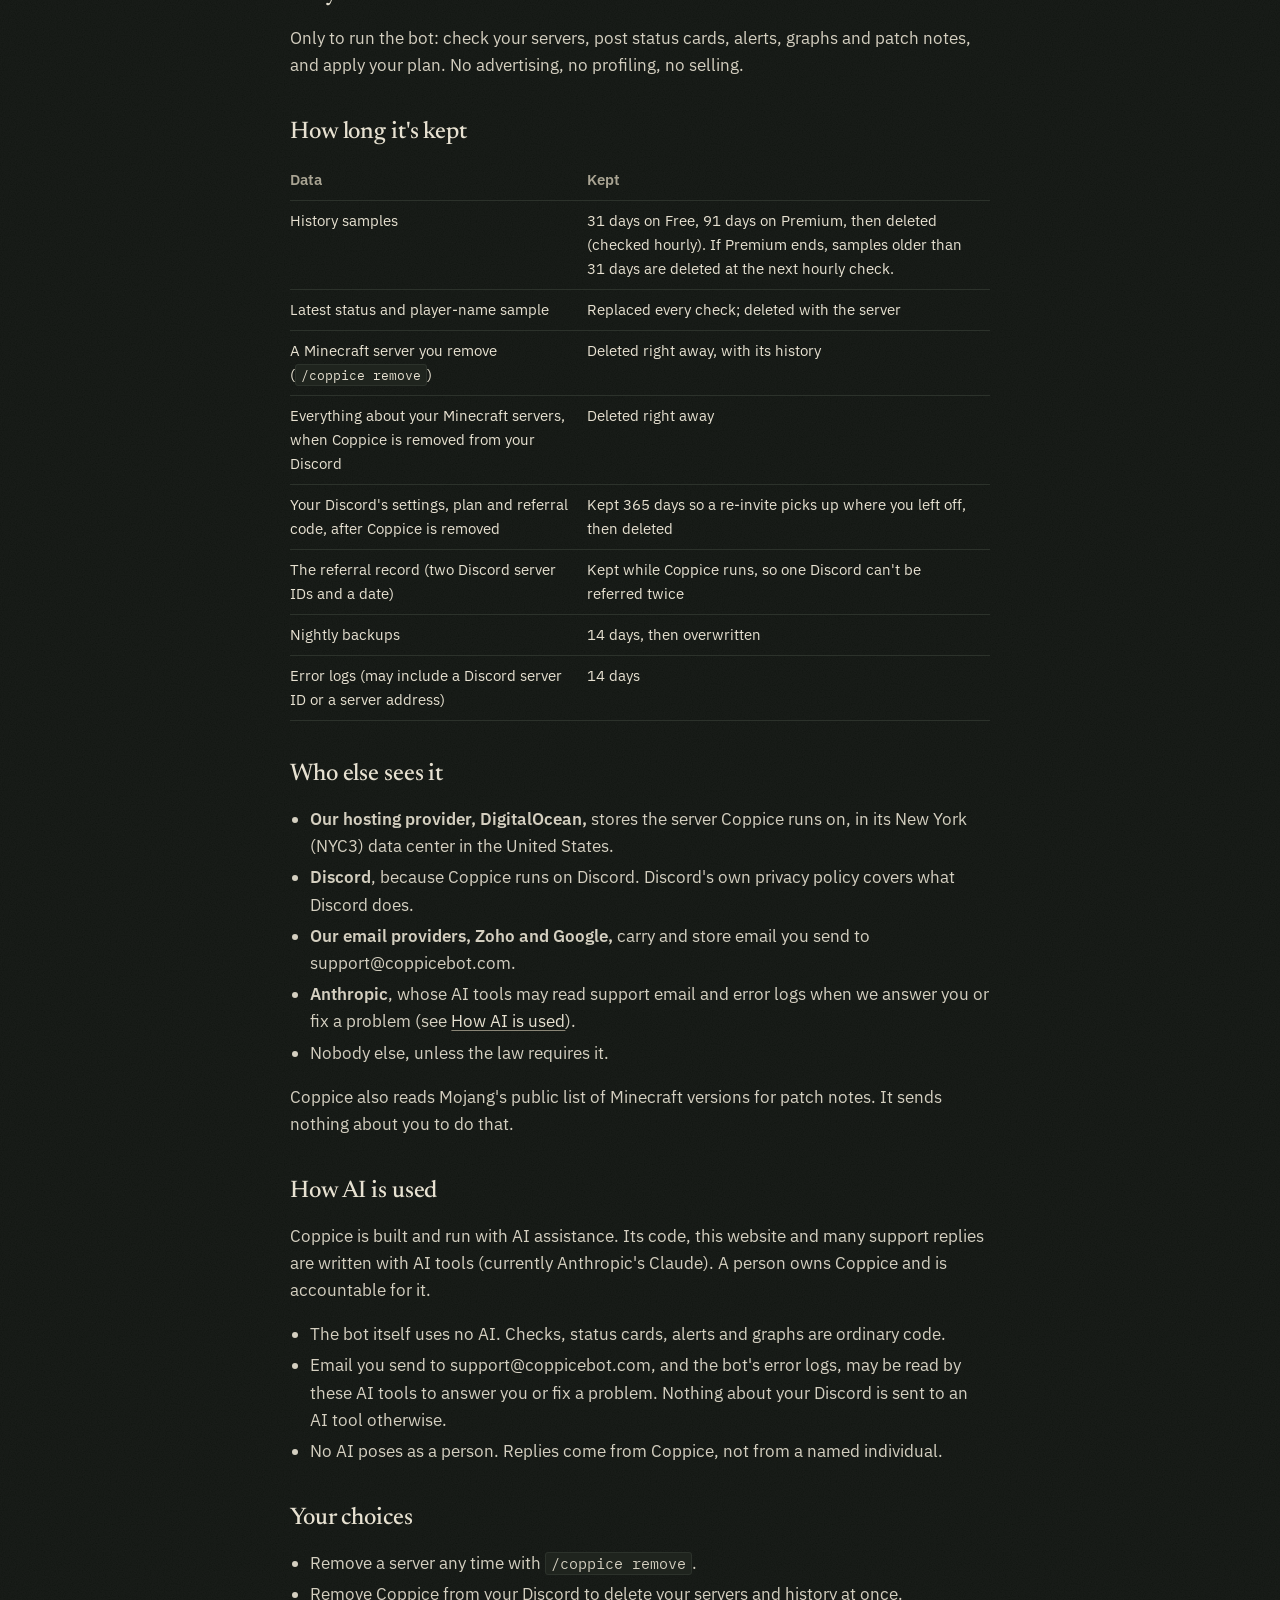
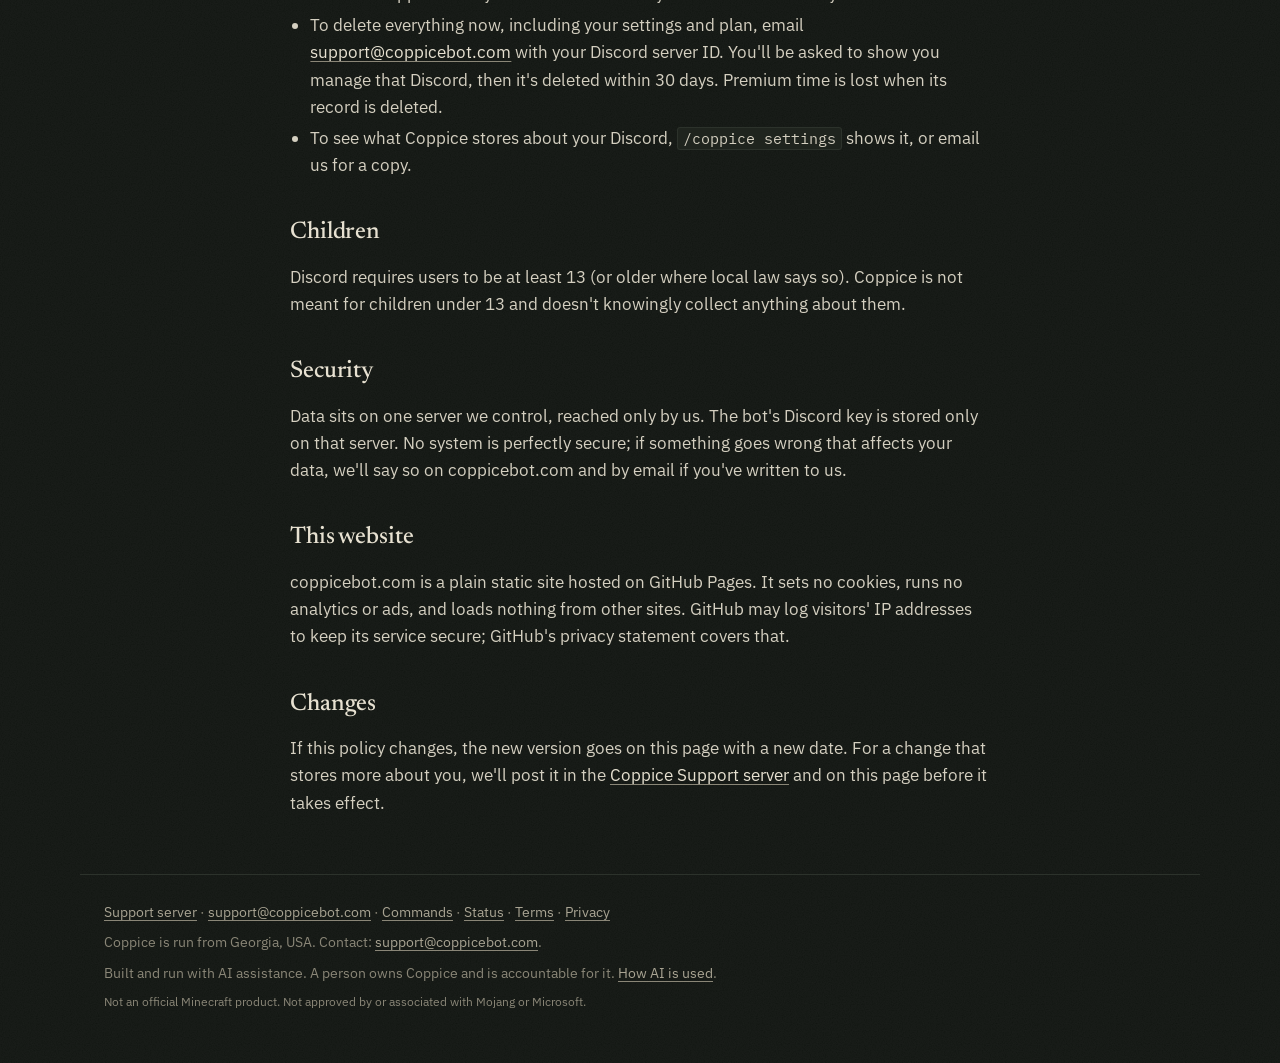
<file: privacy/index.html>
<!doctype html>
<html lang="en">
<head>
<meta charset="utf-8">
<meta name="viewport" content="width=device-width, initial-scale=1">
<title>Coppice Privacy Policy</title>
<meta name="description" content="Coppice Privacy Policy.">
<meta name="theme-color" content="#111511">
<link rel="icon" href="../favicon.png" type="image/png">
<link rel="preload" href="../fonts/plex-sans-latin.woff2" as="font" type="font/woff2" crossorigin>
<link rel="preload" href="../fonts/newsreader-latin.woff2" as="font" type="font/woff2" crossorigin>
<link rel="stylesheet" href="../style.css">
</head>
<body>
<header class="top wrap">
  <a class="mark" href="../">Coppice</a>
  <nav aria-label="Sections"><a href="../#outage">How it works</a><a href="../#pricing">Pricing</a><a href="../commands/">Commands</a><a href="../#help">Help</a></nav>
  <a class="small-add" href="https://discord.com/oauth2/authorize?client_id=1570571016768589925&permissions=117760&integration_type=0&scope=bot+applications.commands">Add to Discord</a>
</header>
<main>
<article class="legal wrap">
<h1>Coppice Privacy Policy</h1>
<p>Last updated: November 25, 2026</p>

<p>Coppice is a Discord bot that watches Minecraft servers. Coppice ("we") is
run from Georgia, USA, and is responsible for the data described here. Questions
and requests: <a href="mailto:support@coppicebot.com">support@coppicebot.com</a>.</p>
<p>This page says what Coppice stores, why, and for how long. The short version:
Coppice stores your Discord's settings and the Minecraft servers you ask it to
watch. It doesn't read messages, doesn't keep a list of your members, and
doesn't sell anything to anyone.</p>
<h2>What Coppice stores</h2>
<h3>About your Discord server</h3>
<ul>
<li>Its Discord server ID.</li>
<li>Your settings: the alert channel and alert role (as IDs), quiet hours and
  time zone, custom alert wording, server nicknames, card color, your default
  server, and patch-note channels (as IDs).</li>
<li>Plan details: whether you have Premium and until when, any free Premium days
  earned, your referral code, and which Discord referred which (as server IDs).</li>
<li>When Coppice was added, when it was removed, and whether an alert recently
  failed to post.</li>
</ul>
<h3>About each Minecraft server you add</h3>
<ul>
<li>The address you typed and whether it's Java or Bedrock.</li>
<li>The channel and message ID of its status card, and its nickname if you set
  one.</li>
<li>Its latest status: online or not, player count, version, message of the day,
  ping, and the sample of player names the Minecraft server itself publishes
  in the multiplayer server list (at most about 12 names, and only if that
  server shares them). This is replaced on every check, about once a minute.
  It is not kept as history.</li>

<li>History for graphs: one sample every 5 minutes with online or not, player
  count and ping. No player names.</li>
<li>During quiet hours: the alerts waiting for the morning summary. They are
  deleted once the summary posts.</li>
</ul>
<h3>Premium through Discord</h3>
<p>When you subscribe in Discord, Discord tells Coppice that your Discord has an
active subscription and until when. Discord handles the payment. We never see
card details or your billing address.</p>
<h2>What Coppice does not store</h2>
<ul>
<li>Message content. Coppice runs on slash commands and doesn't have Discord's
  Message Content permission.</li>
<li>Member lists, presence, roles of members, or direct messages.</li>
<li>Your Discord user ID or username. Discord includes who ran a command with
  each command. Coppice uses it only to stop the same person running a command
  too fast, in memory, and never writes it down.</li>
</ul>
<h2>Why</h2>
<p>Only to run the bot: check your servers, post status cards, alerts, graphs and
patch notes, and apply your plan. No advertising, no profiling, no selling.</p>
<h2>How long it's kept</h2>
<table>
<thead>
<tr>
<th>Data</th>
<th>Kept</th>
</tr>
</thead>
<tbody>
<tr>
<td>History samples</td>
<td>31 days on Free, 91 days on Premium, then deleted (checked hourly). If Premium ends, samples older than 31 days are deleted at the next hourly check.</td>
</tr>
<tr>
<td>Latest status and player-name sample</td>
<td>Replaced every check; deleted with the server</td>
</tr>
<tr>
<td>A Minecraft server you remove (<code>/coppice remove</code>)</td>
<td>Deleted right away, with its history</td>
</tr>
<tr>
<td>Everything about your Minecraft servers, when Coppice is removed from your Discord</td>
<td>Deleted right away</td>
</tr>
<tr>
<td>Your Discord's settings, plan and referral code, after Coppice is removed</td>
<td>Kept 365 days so a re-invite picks up where you left off, then deleted</td>
</tr>
<tr>
<td>The referral record (two Discord server IDs and a date)</td>
<td>Kept while Coppice runs, so one Discord can't be referred twice</td>
</tr>
<tr>
<td>Nightly backups</td>
<td>14 days, then overwritten</td>
</tr>
<tr>
<td>Error logs (may include a Discord server ID or a server address)</td>
<td>14 days</td>
</tr>
</tbody>
</table>
<h2>Who else sees it</h2>
<ul>
<li><strong>Our hosting provider, DigitalOcean,</strong> stores the server Coppice runs on,
  in its New York (NYC3) data center in the United States.</li>
<li><strong>Discord</strong>, because Coppice runs on Discord. Discord's own privacy policy
  covers what Discord does.</li>
<li><strong>Our email providers, Zoho and Google,</strong> carry and store email you send to
  support@coppicebot.com.</li>
<li><strong>Anthropic</strong>, whose AI tools may read support email and error logs when we
  answer you or fix a problem (see <a href="#ai">How AI is used</a>).</li>
<li>Nobody else, unless the law requires it.</li>
</ul>
<p>Coppice also reads Mojang's public list of Minecraft versions for patch notes.
It sends nothing about you to do that.</p>
<h2 id="ai">How AI is used</h2>
<p>Coppice is built and run with AI assistance. Its code, this website and many
support replies are written with AI tools (currently Anthropic's Claude). A
person owns Coppice and is accountable for it.</p>
<ul>
<li>The bot itself uses no AI. Checks, status cards, alerts and graphs are
  ordinary code.</li>
<li>Email you send to support@coppicebot.com, and the bot's error logs, may be
  read by these AI tools to answer you or fix a problem. Nothing about your
  Discord is sent to an AI tool otherwise.</li>
<li>No AI poses as a person. Replies come from Coppice, not from a named
  individual.</li>
</ul>
<h2>Your choices</h2>
<ul>
<li>Remove a server any time with <code>/coppice remove</code>.</li>
<li>Remove Coppice from your Discord to delete your servers and history at once.</li>
<li>To delete everything now, including your settings and plan, email
  <a href="mailto:support@coppicebot.com">support@coppicebot.com</a> with your Discord server ID. You'll be asked to show
  you manage that Discord, then it's deleted within 30 days. Premium time is lost
  when its record is deleted.</li>
<li>To see what Coppice stores about your Discord, <code>/coppice settings</code> shows it,
  or email us for a copy.</li>
</ul>
<h2>Children</h2>
<p>Discord requires users to be at least 13 (or older where local law says so).
Coppice is not meant for children under 13 and doesn't knowingly collect
anything about them.</p>
<h2>Security</h2>
<p>Data sits on one server we control, reached only by us. The bot's Discord key
is stored only on that server. No system is perfectly secure; if something
goes wrong that affects your data, we'll say so on coppicebot.com and by
email if you've written to us.</p>
<h2>This website</h2>
<p>coppicebot.com is a plain static site hosted on GitHub Pages. It sets no
cookies, runs no analytics or ads, and loads nothing from other sites. GitHub
may log visitors' IP addresses to keep its service secure; GitHub's privacy
statement covers that.</p>
<h2>Changes</h2>
<p>If this policy changes, the new version goes on this page with a new date. For
a change that stores more about you, we'll post it in the
<a href="https://discord.gg/HShS7neASg">Coppice Support server</a> and on this page
before it takes effect.</p>
</article>
</main>
<footer class="wrap">
  <p><a href="https://discord.gg/HShS7neASg">Support server</a> · <a href="mailto:support@coppicebot.com">support@coppicebot.com</a> · <a href="../commands/">Commands</a> · <a href="../status/">Status</a> · <a href="../terms/">Terms</a> · <a href="../privacy/">Privacy</a></p>

  <p>Coppice is run from Georgia, USA. Contact: <a href="mailto:support@coppicebot.com">support@coppicebot.com</a>.</p>
  <p>Built and run with AI assistance. A person owns Coppice and is accountable for it. <a href="../privacy/#ai">How AI is used</a>.</p>
  <p class="fine">Not an official Minecraft product. Not approved by or associated with Mojang or Microsoft.</p>
</footer>
</body>
</html>
</file>
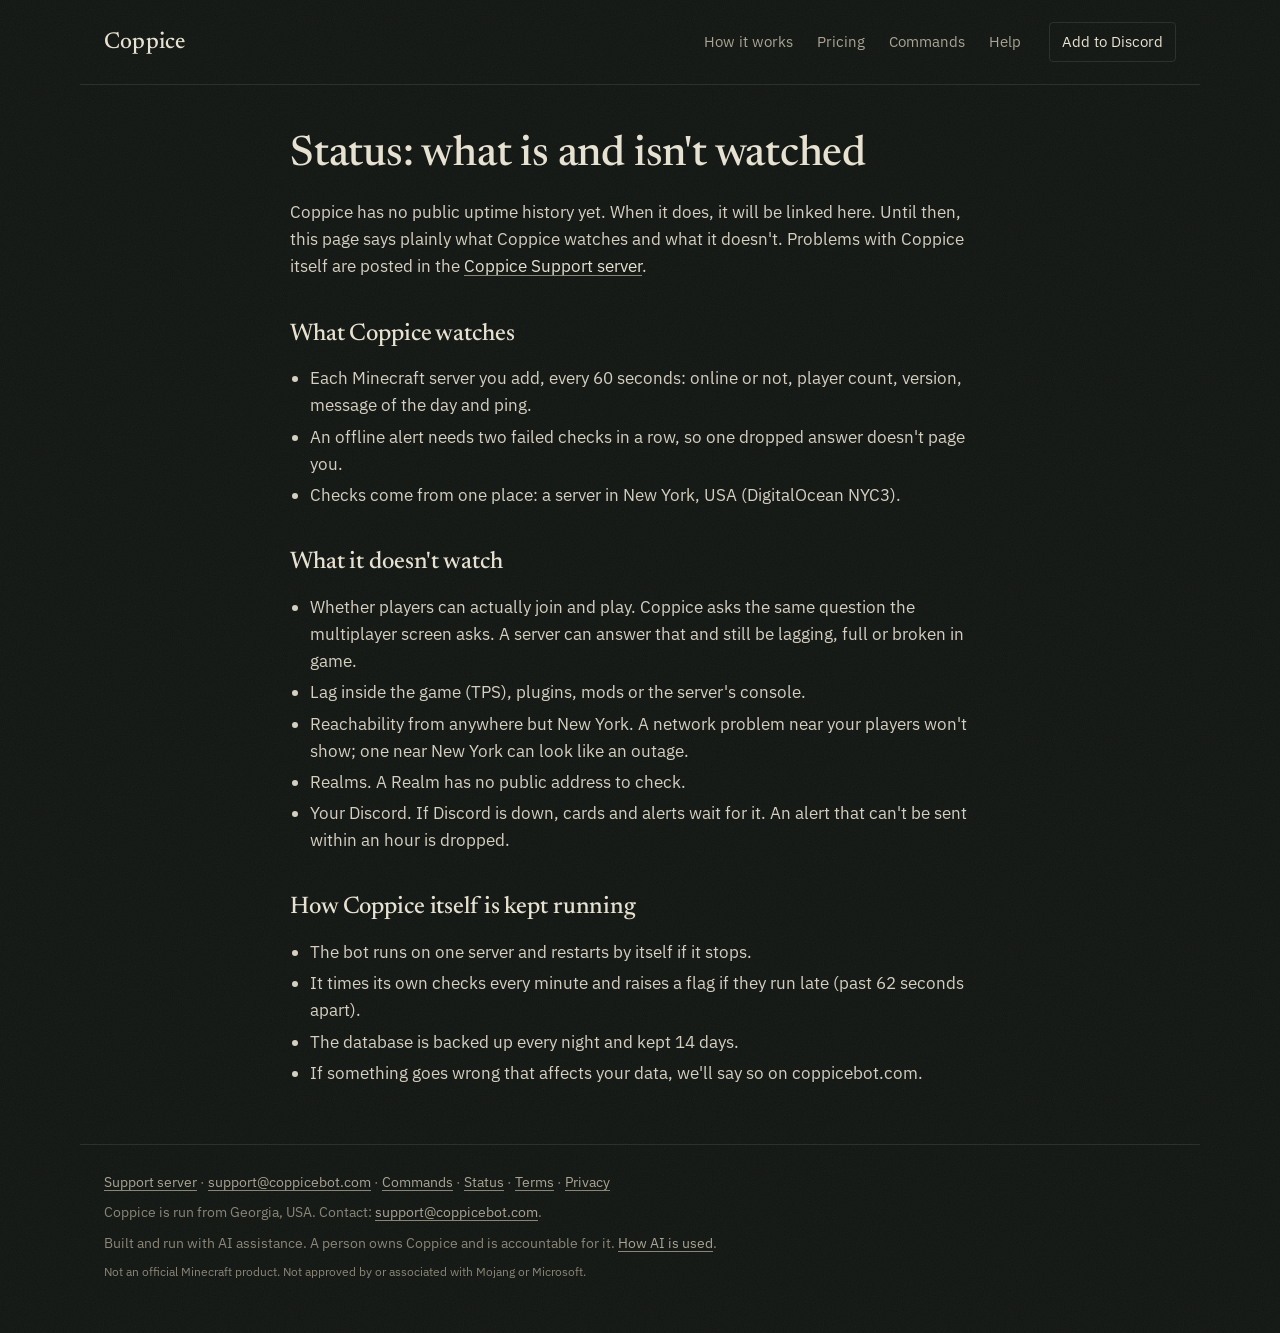
<file: status/index.html>
<!doctype html>
<html lang="en">
<head>
<meta charset="utf-8">
<meta name="viewport" content="width=device-width, initial-scale=1">
<title>Coppice status: what is and isn't watched</title>
<meta name="description" content="What Coppice watches, what it doesn't, and how Coppice itself is kept running.">
<meta name="theme-color" content="#111511">
<link rel="icon" href="../favicon.png" type="image/png">
<link rel="preload" href="../fonts/plex-sans-latin.woff2" as="font" type="font/woff2" crossorigin>
<link rel="preload" href="../fonts/newsreader-latin.woff2" as="font" type="font/woff2" crossorigin>
<link rel="stylesheet" href="../style.css">
</head>
<body>
<header class="top wrap">
  <a class="mark" href="../">Coppice</a>
  <nav aria-label="Sections"><a href="../#outage">How it works</a><a href="../#pricing">Pricing</a><a href="../commands/">Commands</a><a href="../#help">Help</a></nav>
  <a class="small-add" href="https://discord.com/oauth2/authorize?client_id=1570571016768589925&permissions=117760&integration_type=0&scope=bot+applications.commands">Add to Discord</a>
</header>
<main>
<article class="legal wrap">
<h1>Status: what is and isn't watched</h1>
<p>Coppice has no public uptime history yet. When it does, it will be linked
here. Until then, this page says plainly what Coppice watches and what it
doesn't. Problems with Coppice itself are posted in the
<a href="https://discord.gg/HShS7neASg">Coppice Support server</a>.</p>

<h2>What Coppice watches</h2>
<ul>
<li>Each Minecraft server you add, every 60 seconds: online or not, player count,
  version, message of the day and ping.</li>

<li>An offline alert needs two failed checks in a row, so one dropped answer doesn't page you.</li>
<li>Checks come from one place: a server in New York, USA (DigitalOcean NYC3).</li>
</ul>

<h2>What it doesn't watch</h2>
<ul>
<li>Whether players can actually join and play. Coppice asks the same question the
  multiplayer screen asks. A server can answer that and still be lagging, full or
  broken in game.</li>
<li>Lag inside the game (TPS), plugins, mods or the server's console.</li>
<li>Reachability from anywhere but New York. A network problem near your players
  won't show; one near New York can look like an outage.</li>
<li>Realms. A Realm has no public address to check.</li>
<li>Your Discord. If Discord is down, cards and alerts wait for it. An alert that
  can't be sent within an hour is dropped.</li>
</ul>

<h2>How Coppice itself is kept running</h2>
<ul>
<li>The bot runs on one server and restarts by itself if it stops.</li>
<li>It times its own checks every minute and raises a flag if they run late
  (past 62 seconds apart).</li>

<li>The database is backed up every night and kept 14 days.</li>
<li>If something goes wrong that affects your data, we'll say so on coppicebot.com.</li>
</ul>
</article>
</main>
<footer class="wrap">
  <p><a href="https://discord.gg/HShS7neASg">Support server</a> · <a href="mailto:support@coppicebot.com">support@coppicebot.com</a> · <a href="../commands/">Commands</a> · <a href="../status/">Status</a> · <a href="../terms/">Terms</a> · <a href="../privacy/">Privacy</a></p>

  <p>Coppice is run from Georgia, USA. Contact: <a href="mailto:support@coppicebot.com">support@coppicebot.com</a>.</p>
  <p>Built and run with AI assistance. A person owns Coppice and is accountable for it. <a href="../privacy/#ai">How AI is used</a>.</p>
  <p class="fine">Not an official Minecraft product. Not approved by or associated with Mojang or Microsoft.</p>
</footer>
</body>
</html>
</file>
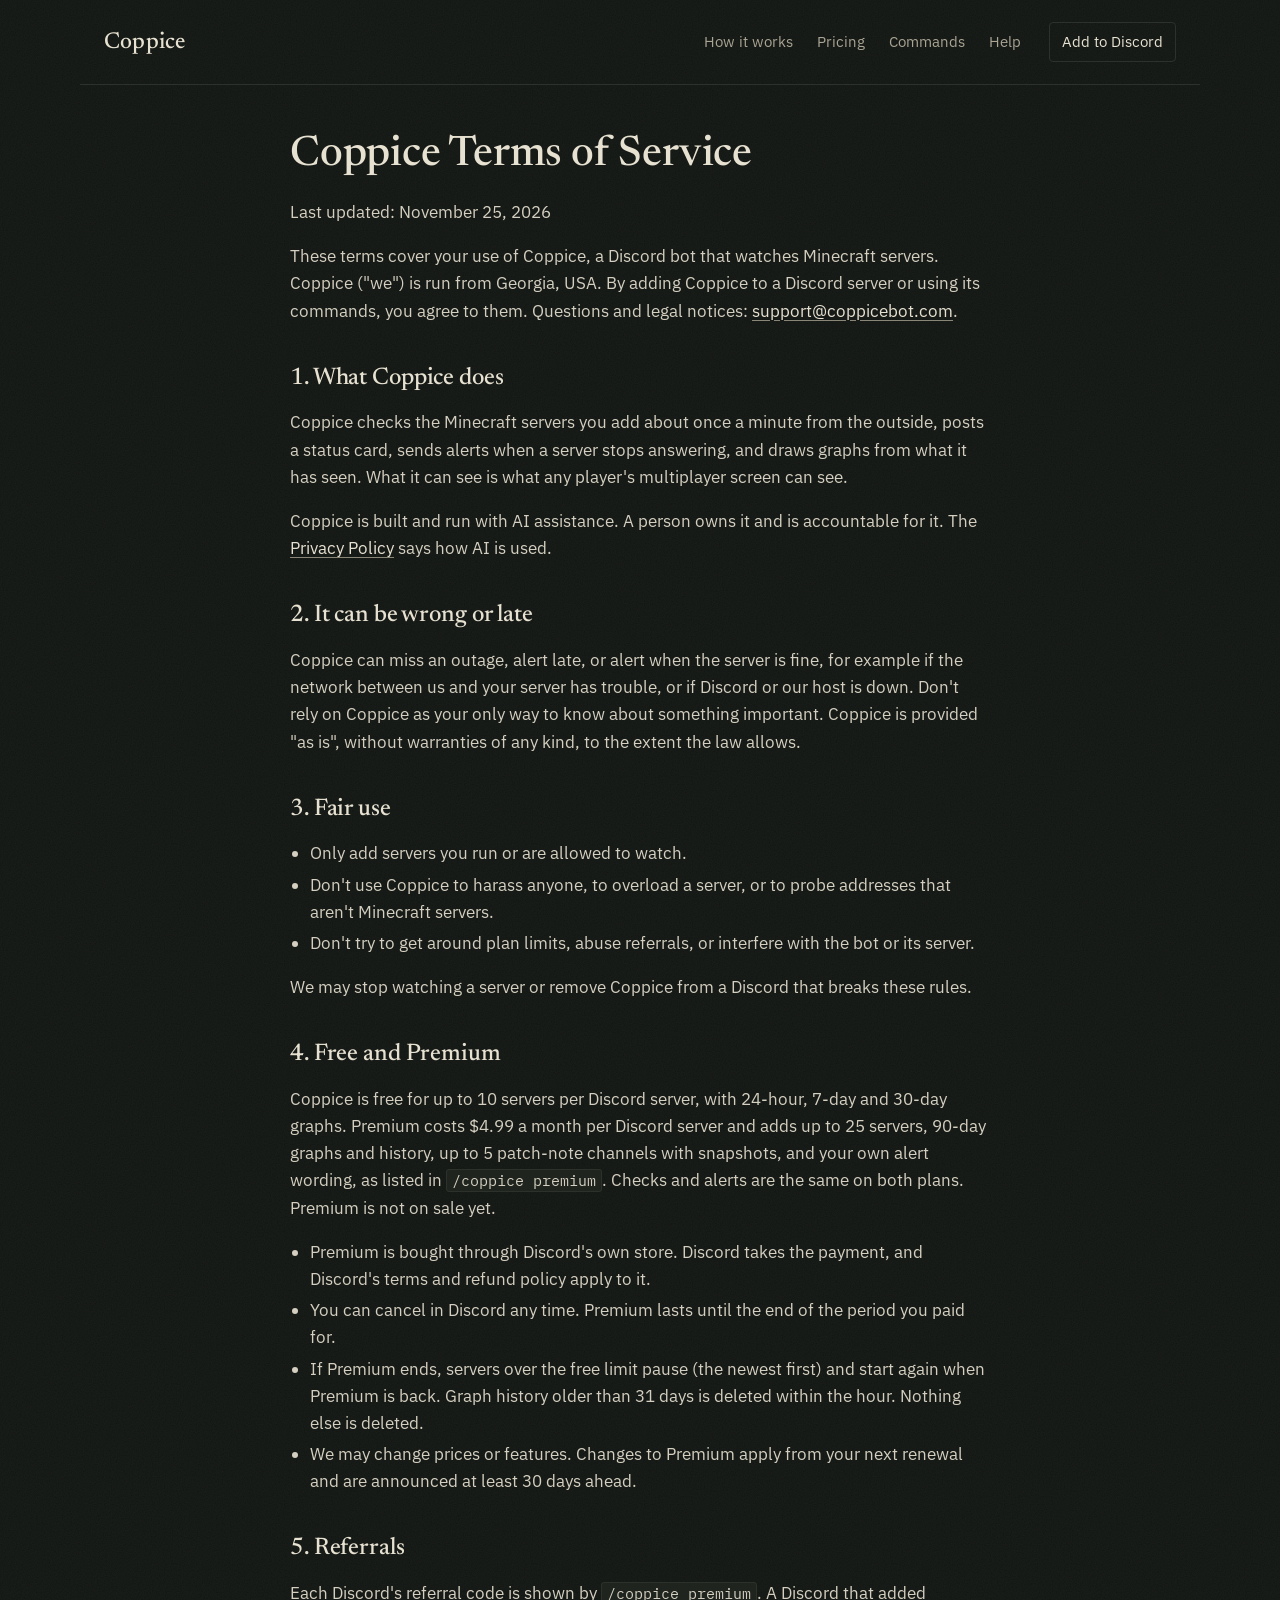
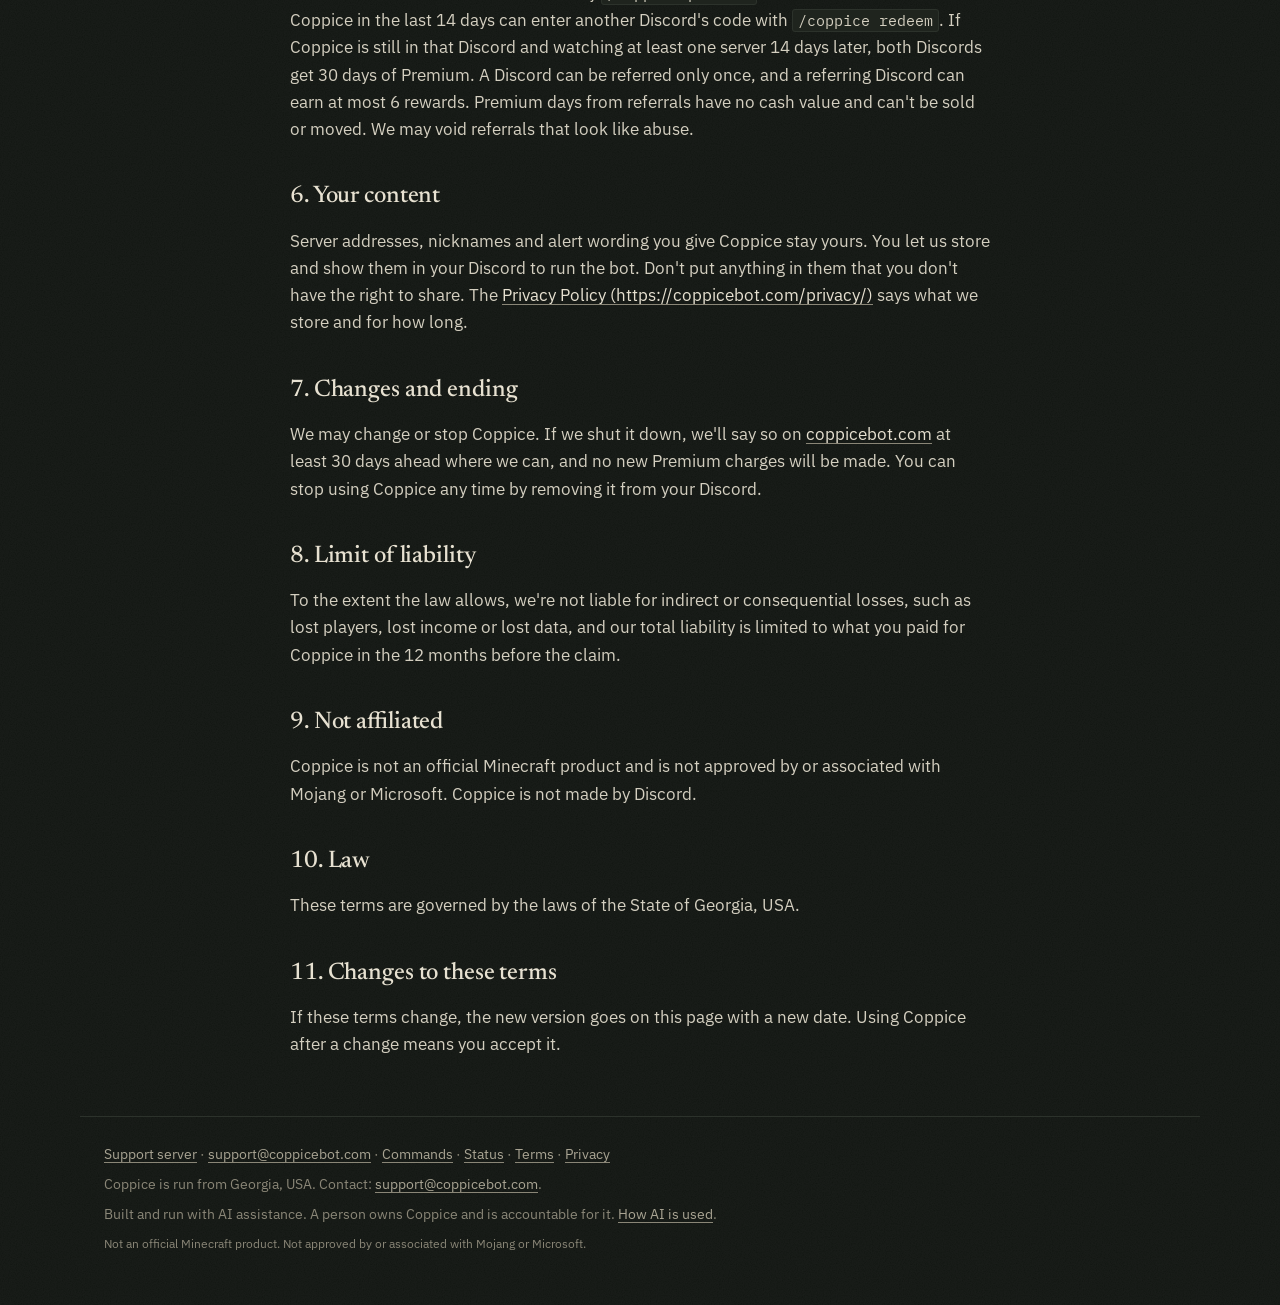
<file: terms/index.html>
<!doctype html>
<html lang="en">
<head>
<meta charset="utf-8">
<meta name="viewport" content="width=device-width, initial-scale=1">
<title>Coppice Terms of Service</title>
<meta name="description" content="Coppice Terms of Service.">
<meta name="theme-color" content="#111511">
<link rel="icon" href="../favicon.png" type="image/png">
<link rel="preload" href="../fonts/plex-sans-latin.woff2" as="font" type="font/woff2" crossorigin>
<link rel="preload" href="../fonts/newsreader-latin.woff2" as="font" type="font/woff2" crossorigin>
<link rel="stylesheet" href="../style.css">
</head>
<body>
<header class="top wrap">
  <a class="mark" href="../">Coppice</a>
  <nav aria-label="Sections"><a href="../#outage">How it works</a><a href="../#pricing">Pricing</a><a href="../commands/">Commands</a><a href="../#help">Help</a></nav>
  <a class="small-add" href="https://discord.com/oauth2/authorize?client_id=1570571016768589925&permissions=117760&integration_type=0&scope=bot+applications.commands">Add to Discord</a>
</header>
<main>
<article class="legal wrap">
<h1>Coppice Terms of Service</h1>
<p>Last updated: November 25, 2026</p>

<p>These terms cover your use of Coppice, a Discord bot that watches Minecraft
servers. Coppice ("we") is run from Georgia, USA. By adding Coppice to a Discord
server or using its commands, you agree to them. Questions and legal notices:
<a href="mailto:support@coppicebot.com">support@coppicebot.com</a>.</p>
<h2>1. What Coppice does</h2>
<p>Coppice checks the Minecraft servers you add about once a minute from the
outside, posts a status card, sends alerts when a server stops answering, and
draws graphs from what it has seen. What it can see is what any player's
multiplayer screen can see.</p>

<p>Coppice is built and run with AI assistance. A person owns it and is
accountable for it. The <a href="../privacy/#ai">Privacy Policy</a> says how AI is used.</p>
<h2>2. It can be wrong or late</h2>
<p>Coppice can miss an outage, alert late, or alert when the server is fine, for
example if the network between us and your server has trouble, or if Discord
or our host is down. Don't rely on Coppice as your only way to know about
something important. Coppice is provided "as is", without warranties of any
kind, to the extent the law allows.</p>
<h2>3. Fair use</h2>
<ul>
<li>Only add servers you run or are allowed to watch.</li>
<li>Don't use Coppice to harass anyone, to overload a server, or to probe
  addresses that aren't Minecraft servers.</li>
<li>Don't try to get around plan limits, abuse referrals, or interfere with the
  bot or its server.</li>
</ul>
<p>We may stop watching a server or remove Coppice from a Discord that breaks
these rules.</p>
<h2 id="premium">4. Free and Premium</h2>
<p>Coppice is free for up to 10 servers per Discord server, with 24-hour, 7-day
and 30-day graphs. Premium costs $4.99 a month per Discord server and adds up
to 25 servers, 90-day graphs and history, up to 5 patch-note channels with
snapshots, and your own alert wording, as listed in <code>/coppice premium</code>.
Checks and alerts are the same on both plans. Premium is not on sale yet.</p>
<ul>
<li>Premium is bought through Discord's own store. Discord takes the payment,
  and Discord's terms and refund policy apply to it.</li>
<li>You can cancel in Discord any time. Premium lasts until the end of the
  period you paid for.</li>
<li>If Premium ends, servers over the free limit pause (the newest first) and
  start again when Premium is back. Graph history older than 31 days is
  deleted within the hour. Nothing else is deleted.</li>
<li>We may change prices or features. Changes to Premium apply from your next
  renewal and are announced at least 30 days ahead.</li>
</ul>
<h2 id="referrals">5. Referrals</h2>
<p>Each Discord's referral code is shown by <code>/coppice premium</code>. A Discord
that added Coppice in the last 14 days can enter another Discord's code with
<code>/coppice redeem</code>. If Coppice is still in that Discord and watching at least
one server 14 days later, both Discords get 30 days of Premium. A Discord can be referred only
once, and a referring Discord can earn at most 6 rewards. Premium days from
referrals have no cash value and can't be sold or moved. We may void
referrals that look like abuse.</p>
<h2>6. Your content</h2>
<p>Server addresses, nicknames and alert wording you give Coppice stay yours. You
let us store and show them in your Discord to run the bot. Don't put anything
in them that you don't have the right to share. The
<a href="https://coppicebot.com/privacy/">Privacy Policy (https://coppicebot.com/privacy/)</a>
says what we store and for how long.</p>
<h2>7. Changes and ending</h2>
<p>We may change or stop Coppice. If we shut it down, we'll say so on
<a href="https://coppicebot.com/">coppicebot.com</a> at least 30 days ahead where we can, and no new Premium charges
will be made. You can stop using Coppice any time by removing it from your
Discord.</p>
<h2>8. Limit of liability</h2>
<p>To the extent the law allows, we're not liable for indirect or consequential
losses, such as lost players, lost income or lost data, and our total
liability is limited to what you paid for Coppice in the 12 months before the
claim.</p>
<h2>9. Not affiliated</h2>
<p>Coppice is not an official Minecraft product and is not approved by or
associated with Mojang or Microsoft. Coppice is not made by Discord.</p>
<h2>10. Law</h2>
<p>These terms are governed by the laws of the State of Georgia, USA.</p>
<h2>11. Changes to these terms</h2>
<p>If these terms change, the new version goes on this page with a new date.
Using Coppice after a change means you accept it.</p>
</article>
</main>
<footer class="wrap">
  <p><a href="https://discord.gg/HShS7neASg">Support server</a> · <a href="mailto:support@coppicebot.com">support@coppicebot.com</a> · <a href="../commands/">Commands</a> · <a href="../status/">Status</a> · <a href="../terms/">Terms</a> · <a href="../privacy/">Privacy</a></p>

  <p>Coppice is run from Georgia, USA. Contact: <a href="mailto:support@coppicebot.com">support@coppicebot.com</a>.</p>
  <p>Built and run with AI assistance. A person owns Coppice and is accountable for it. <a href="../privacy/#ai">How AI is used</a>.</p>
  <p class="fine">Not an official Minecraft product. Not approved by or associated with Mojang or Microsoft.</p>
</footer>
</body>
</html>
</file>
<file: style.css>
/* Coppice v2. Quiet Villain: a dark, low-chroma moss base, cream type,
   one small brass accent on the action. Matte grain, hairlines, no shadows,
   no gradients. Fonts are self-hosted (SIL OFL, licenses in fonts/). */

@font-face { font-family: "Newsreader"; src: url("fonts/newsreader-latin.woff2") format("woff2"); font-weight: 400 600; font-display: swap; }
@font-face { font-family: "Plex Sans"; src: url("fonts/plex-sans-latin.woff2") format("woff2"); font-weight: 400 600; font-display: swap; }
@font-face { font-family: "Plex Mono"; src: url("fonts/plex-mono-400-latin.woff2") format("woff2"); font-weight: 400; font-display: swap; }

:root {
  --bg: #111511;        /* L 6, C 3 */
  --surface: #181c17;   /* L 10, C 4 */
  --raise: #1f241e;     /* L 14, C 5 */
  --line: #2c322b;      /* L 20, C 6 */
  --text: #e7e1d1;      /* cream, 14:1 on bg */
  --muted: #a9a493;     /* 7.4:1 */
  --faint: #8a8677;     /* 5:1, small labels only */
  --brass: #c9a15b;     /* the one warm accent */
  --brass-ink: #16130c;
  --serif: "Newsreader", "Iowan Old Style", Georgia, serif;
  --sans: "Plex Sans", system-ui, -apple-system, "Segoe UI", sans-serif;
  --mono: "Plex Mono", ui-monospace, Menlo, Consolas, monospace;
  /* Discord's own dark-theme colors, used only inside the product mock */
  --dc-chat: #313338; --dc-embed: #2b2d31; --dc-head: #2b2d31; --dc-text: #dbdee1;
  --dc-muted: #949ba4; --dc-link: #c9cdfb; --dc-mention: rgba(88,101,242,.3);
  --dc-online: #2ecc71; --dc-offline: #c0392b; --dc-app: #5865f2;
  color-scheme: dark;
}

* { box-sizing: border-box; }
html { -webkit-text-size-adjust: 100%; scroll-behavior: smooth; }
@media (prefers-reduced-motion: reduce) { html { scroll-behavior: auto; } }
body {
  margin: 0;
  background-color: var(--bg);
  /* Matte grain, the one pattern, on the largest piece. Drawn in place. */
  background-image: url("data:image/svg+xml,%3Csvg xmlns='http://www.w3.org/2000/svg' width='180' height='180'%3E%3Cfilter id='n'%3E%3CfeTurbulence type='fractalNoise' baseFrequency='.85' numOctaves='2' stitchTiles='stitch'/%3E%3CfeColorMatrix values='0 0 0 0 1 0 0 0 0 1 0 0 0 0 1 0 0 0 .045 0'/%3E%3C/filter%3E%3Crect width='100%25' height='100%25' filter='url(%23n)'/%3E%3C/svg%3E");
  color: var(--text);
  font: 400 17px/1.6 var(--sans);
  font-feature-settings: "kern", "liga";
}
a { color: var(--text); text-decoration-color: var(--faint); text-underline-offset: 3px; text-decoration-thickness: 1px; }
a:hover { text-decoration-color: var(--brass); }
a:focus-visible, button:focus-visible { outline: 2px solid var(--brass); outline-offset: 3px; }
code, kbd { font-family: var(--mono); font-size: 0.88em; }
p code, li code, dd code, td code { background: var(--raise); border: 1px solid var(--line); border-radius: 3px; padding: 1px 5px; white-space: nowrap; }
img { max-width: 100%; height: auto; display: block; }

.wrap { max-width: 1120px; margin: 0 auto; padding-left: max(24px, env(safe-area-inset-left, 0px)); padding-right: max(24px, env(safe-area-inset-right, 0px)); }
@media (max-width: 520px) { .wrap { padding-left: max(16px, env(safe-area-inset-left, 0px)); padding-right: max(16px, env(safe-area-inset-right, 0px)); } }

/* Header */
.top { display: flex; align-items: center; gap: 28px; padding-top: 22px; padding-bottom: 22px; border-bottom: 1px solid var(--line); }
.mark { font: 500 23px/1 var(--serif); letter-spacing: 0.01em; text-decoration: none; margin-right: auto; }
.top nav { display: flex; gap: 24px; }
.top nav a { color: var(--muted); text-decoration: none; font-size: 15px; }
.top nav a:hover { color: var(--text); }
.top .small-add { font-size: 15px; color: var(--text); text-decoration: none; border: 1px solid var(--line); padding: 7px 12px; border-radius: 4px; }
.top .small-add:hover { border-color: var(--brass); }
/* Phones: the nav drops to its own row under the mark instead of disappearing (was display: none). */
@media (max-width: 720px) {
  .top { flex-wrap: wrap; gap: 12px 16px; padding-top: 16px; padding-bottom: 14px; }
  .top nav { order: 3; flex-basis: 100%; gap: 6px 18px; flex-wrap: wrap; }
  .top nav a { font-size: 15px; padding: 4px 0; }
}

/* Type */
h1, h2, h3 { font-family: var(--serif); font-weight: 500; letter-spacing: -0.005em; text-wrap: balance; }
h1 { font-size: clamp(36px, 5.4vw, 58px); line-height: 1.05; margin: 0 0 22px; }
h2 { font-size: clamp(28px, 3.6vw, 38px); line-height: 1.15; margin: 0 0 14px; }
h3 { font-size: 21px; line-height: 1.25; margin: 0 0 6px; }
.lede { font-size: 19px; color: var(--muted); max-width: 34em; margin: 0; }
.lede strong { color: var(--text); font-weight: 500; }
.section-lede { color: var(--muted); max-width: 36em; margin: 0 0 32px; }

/* Hero: text left, the product right. Not centered. */
.hero { display: grid; grid-template-columns: minmax(0, 1fr) minmax(0, 1.05fr); gap: 56px; align-items: center; padding-top: 72px; padding-bottom: 88px; }
@media (max-width: 900px) { .hero { grid-template-columns: 1fr; gap: 40px; padding-top: 40px; padding-bottom: 56px; } }
.actions { display: flex; flex-wrap: wrap; align-items: center; gap: 14px 24px; margin: 32px 0 14px; }
.button { display: inline-block; background: var(--brass); color: var(--brass-ink); font-weight: 600; text-decoration: none; padding: 13px 22px; border-radius: 4px; font-size: 17px; }
.button:hover { background: #d4ad69; }
.quiet-link { color: var(--muted); font-size: 16px; }
.fineprint { color: var(--faint); font-size: 14px; margin: 0; }
.offer { color: var(--text); font-size: 17px; margin: 18px 0 0; }

/* The Discord mock */
.mock { margin: 0; min-width: 0; }
.discord { background: var(--dc-chat); border: 1px solid #1e1f22; border-radius: 6px; overflow: hidden; color: var(--dc-text);
  font: 400 15px/1.375 "Plex Sans", system-ui, sans-serif; }
.dc-head { display: flex; align-items: center; gap: 8px; height: 46px; padding: 0 16px; border-bottom: 1px solid #1f2023; font-weight: 600; font-size: 15px; }
.dc-head .hash { color: var(--dc-muted); font-size: 22px; font-weight: 400; line-height: 1; }
.dc-head .topic { color: var(--dc-muted); font-weight: 400; font-size: 13px; border-left: 1px solid #3f4147; padding-left: 10px; margin-left: 4px; white-space: nowrap; overflow: hidden; text-overflow: ellipsis; }
.dc-body { padding: 14px 16px 18px; display: grid; gap: 16px; }
.msg { display: grid; grid-template-columns: 40px minmax(0, 1fr); gap: 0 14px; }
.avatar { width: 40px; height: 40px; border-radius: 50%; background: #1a1d19; border: 1px solid #3a4038; display: grid; place-items: center; font: 500 20px/1 var(--serif); color: var(--text); }
.who { display: flex; align-items: baseline; gap: 6px; flex-wrap: wrap; }
.who .name { font-weight: 600; color: #f2f3f5; }
.who .app { background: var(--dc-app); color: #fff; font-size: 10px; font-weight: 600; padding: 1px 4px; border-radius: 3px; line-height: 1.3; position: relative; top: -1px; }
.who time { color: var(--dc-muted); font-size: 12px; }
.mention { background: var(--dc-mention); color: var(--dc-link); border-radius: 3px; padding: 0 2px; font-weight: 500; }
.embed { margin-top: 4px; background: var(--dc-embed); border-left: 4px solid var(--dc-online); border-radius: 4px; padding: 10px 14px 12px 12px; max-width: 440px; }
.embed.offline { border-left-color: var(--dc-offline); }
.e-title { font-weight: 600; color: #f2f3f5; display: flex; align-items: center; gap: 8px; }
.st { width: 10px; height: 10px; border-radius: 50%; background: var(--dc-online); flex: none; }
.offline .st { background: var(--dc-offline); }
.e-desc { margin: 6px 0 0; font-size: 14px; }
.e-desc b { font-weight: 600; color: #f2f3f5; }
.e-motd { margin: 8px 0 0; font: 13px/1.4 var(--mono); background: #1e1f22; border: 1px solid #1a1b1e; border-radius: 4px; padding: 6px 8px; color: #b5bac1; }
.e-fields { display: grid; grid-template-columns: repeat(3, minmax(0, 1fr)); gap: 8px 12px; margin: 10px 0 0; }
.e-fields dt { font-size: 13px; font-weight: 600; color: #f2f3f5; }
.e-fields dd { margin: 0; font-size: 14px; }
.e-fields .wide { grid-column: 1 / -1; }
.e-foot { margin: 10px 0 0; font-size: 12px; color: var(--dc-muted); }
.edited { color: var(--dc-muted); font-size: 11px; }
.mock-note { color: var(--faint); font-size: 13px; margin: 10px 2px 0; }
@media (max-width: 520px) {
  .discord { font-size: 14px; }
  .dc-head .topic { display: none; }
  .dc-body { padding: 12px 10px 14px; }
  .msg { grid-template-columns: 32px minmax(0, 1fr); gap: 0 10px; }
  .avatar { width: 32px; height: 32px; font-size: 17px; }
  .embed { padding: 8px 10px 10px 10px; }
  .cmd code { white-space: pre-wrap; overflow-wrap: anywhere; }
}

/* Sections */
.band { border-top: 1px solid var(--line); padding-top: 80px; padding-bottom: 80px; }
@media (max-width: 720px) { .band { padding-top: 52px; padding-bottom: 52px; } }
.split { display: grid; grid-template-columns: minmax(0, 0.8fr) minmax(0, 1.2fr); gap: 56px; align-items: start; }
@media (max-width: 900px) { .split { grid-template-columns: 1fr; gap: 28px; } }
/* The left column (heading and its lede) sticks together, and only when the columns sit side by side.
   Before, the h2 alone stuck and the lede scrolled under it. */
@media (min-width: 901px) { .split > div:first-child { position: sticky; top: 24px; } }

/* Outage timeline */
.timeline { list-style: none; margin: 0; padding: 0; border-left: 1px solid var(--line); }
.timeline li { position: relative; padding: 0 0 26px 28px; }
.timeline li:last-child { padding-bottom: 0; }
.timeline li::before { content: ""; position: absolute; left: -5px; top: 9px; width: 9px; height: 9px; border-radius: 50%; background: var(--bg); border: 1px solid var(--faint); }
.timeline li.key::before { background: var(--brass); border-color: var(--brass); }
.timeline .t { display: block; font: 14px/1.6 var(--mono); color: var(--faint); font-variant-numeric: tabular-nums; }
.timeline .what { display: block; }
.timeline .why { display: block; color: var(--muted); font-size: 15px; }
.note { color: var(--faint); font-size: 14px; margin: 28px 0 0; max-width: 40em; }
.note + .note { margin-top: 12px; }
.note strong { color: var(--muted); font-weight: 600; }

/* Setup */
.steps { counter-reset: step; list-style: none; margin: 0; padding: 0; display: grid; gap: 28px; }
.steps li { counter-increment: step; display: grid; grid-template-columns: 34px minmax(0, 1fr); gap: 4px 14px; }
.steps li::before { content: counter(step); font: 500 22px/1.2 var(--serif); color: var(--faint); grid-row: span 2; }
.steps li > * { grid-column: 2; }
.steps p { margin: 0; color: var(--muted); }
.cmd { display: flex; align-items: center; gap: 10px; margin-top: 10px; background: var(--surface); border: 1px solid var(--line); border-radius: 4px; padding: 10px 10px 10px 14px; max-width: 520px; }
.cmd code { flex: 1; min-width: 0; overflow-x: auto; white-space: nowrap; font-size: 15px; color: var(--text); }
.cmd button { font: 500 13px var(--sans); color: var(--muted); background: transparent; border: 1px solid var(--line); border-radius: 3px; padding: 5px 9px; cursor: pointer; }
.cmd button:hover { color: var(--text); border-color: var(--faint); }
.perm { margin-top: 36px; padding-top: 24px; border-top: 1px solid var(--line); }
.perm p { color: var(--muted); margin: 6px 0 0; }
.perm p + p { margin-top: 10px; }
.plain { margin: 10px 0 0; padding-left: 1.1em; color: var(--muted); }
.plain li { margin: 6px 0; }
.plain strong { color: var(--text); font-weight: 500; }

/* Features: graph plus a plain list, no icon cards */
.figure { margin: 0 0 40px; max-width: 900px; }
.figure img { border: 1px solid var(--line); border-radius: 4px; }
.figure figcaption { color: var(--faint); font-size: 14px; margin-top: 10px; }
.figs { display: grid; grid-template-columns: minmax(0, 1.6fr) minmax(0, 1fr); gap: 32px; align-items: start; margin-bottom: 40px; }
.figs .figure { margin: 0; max-width: none; }
.figure.shot img { border-radius: 6px; }
@media (max-width: 900px) { .figs { grid-template-columns: 1fr; } .figure.shot { max-width: 460px; } }
.facts { display: grid; grid-template-columns: repeat(2, minmax(0, 1fr)); gap: 0 48px; margin: 0; }
@media (max-width: 720px) { .facts { grid-template-columns: 1fr; } }
.facts div { border-top: 1px solid var(--line); padding: 16px 0 18px; }
.facts dt { font-weight: 600; }
.facts dd { margin: 4px 0 0; color: var(--muted); }

/* Pricing as a table, not two cards */
.price-head { display: flex; flex-wrap: wrap; align-items: baseline; gap: 6px 22px; margin-bottom: 26px; }
.price { font: 500 30px/1.1 var(--serif); margin: 0; }
.price span { font: 400 16px var(--sans); color: var(--muted); }
table.plans { width: 100%; max-width: 720px; border-collapse: collapse; font-size: 16px; }
.plans th, .plans td { text-align: left; padding: 12px 12px 12px 0; border-bottom: 1px solid var(--line); vertical-align: top; }
.plans thead th { font-weight: 600; color: var(--muted); font-size: 14px; }
.plans tbody th { font-weight: 400; color: var(--muted); }
.plans td:last-child, .plans th:last-child { padding-right: 0; }
.plans .no { color: var(--faint); }
@media (max-width: 520px) { table.plans { font-size: 15px; } }

/* Good to know */
.qa { margin: 0; display: grid; gap: 26px; max-width: 46em; }
.qa dt { font-weight: 600; }
.qa dd { margin: 4px 0 0; color: var(--muted); }

/* Footer */
footer { border-top: 1px solid var(--line); padding-top: 26px; padding-bottom: 44px; color: var(--faint); font-size: 14px; }
footer p { margin: 0 0 8px; }
footer a { color: var(--muted); }
.fine { font-size: 12px; }

/* Legal pages and 404 */
.legal { max-width: 44em; padding-top: 48px; padding-bottom: 40px; }
.legal h1 { font-size: clamp(32px, 5vw, 42px); }
.legal h2 { font-size: 24px; margin-top: 40px; }
.legal p, .legal li { color: #d4cfc0; }
.legal table { width: 100%; border-collapse: collapse; font-size: 15px; display: block; overflow-x: auto; }
.legal th, .legal td { text-align: left; border-bottom: 1px solid var(--line); padding: 8px 12px 8px 0; vertical-align: top; }
.legal th { color: var(--muted); font-weight: 600; }
.legal h3 { font-size: 19px; margin: 24px 0 4px; }
.legal ul { padding-left: 1.2em; }
.legal li { margin: 4px 0; }
.legal a { color: var(--text); }
.legal.wide { max-width: 60em; }
.legal table.cmds { display: table; }
.cmds td:first-child { white-space: nowrap; }
.cmds td code { white-space: nowrap; }
.cmds td:last-child { color: var(--muted); font-size: 14px; }
@media (max-width: 640px) {
  .legal table.cmds, .cmds thead, .cmds tbody, .cmds tr, .cmds td { display: block; }
  .cmds thead { position: absolute; width: 1px; height: 1px; overflow: hidden; clip: rect(0 0 0 0); }
  .cmds tr { border-bottom: 1px solid var(--line); padding: 10px 0; }
  .cmds td { border: 0; padding: 2px 0; }
  .cmds td:first-child { white-space: normal; }
  .cmds td:last-child { font-size: 13px; }
}
.lost { padding-top: 96px; padding-bottom: 120px; }
.visually-hidden { position: absolute; width: 1px; height: 1px; overflow: hidden; clip: rect(0 0 0 0); white-space: nowrap; }
</file>
